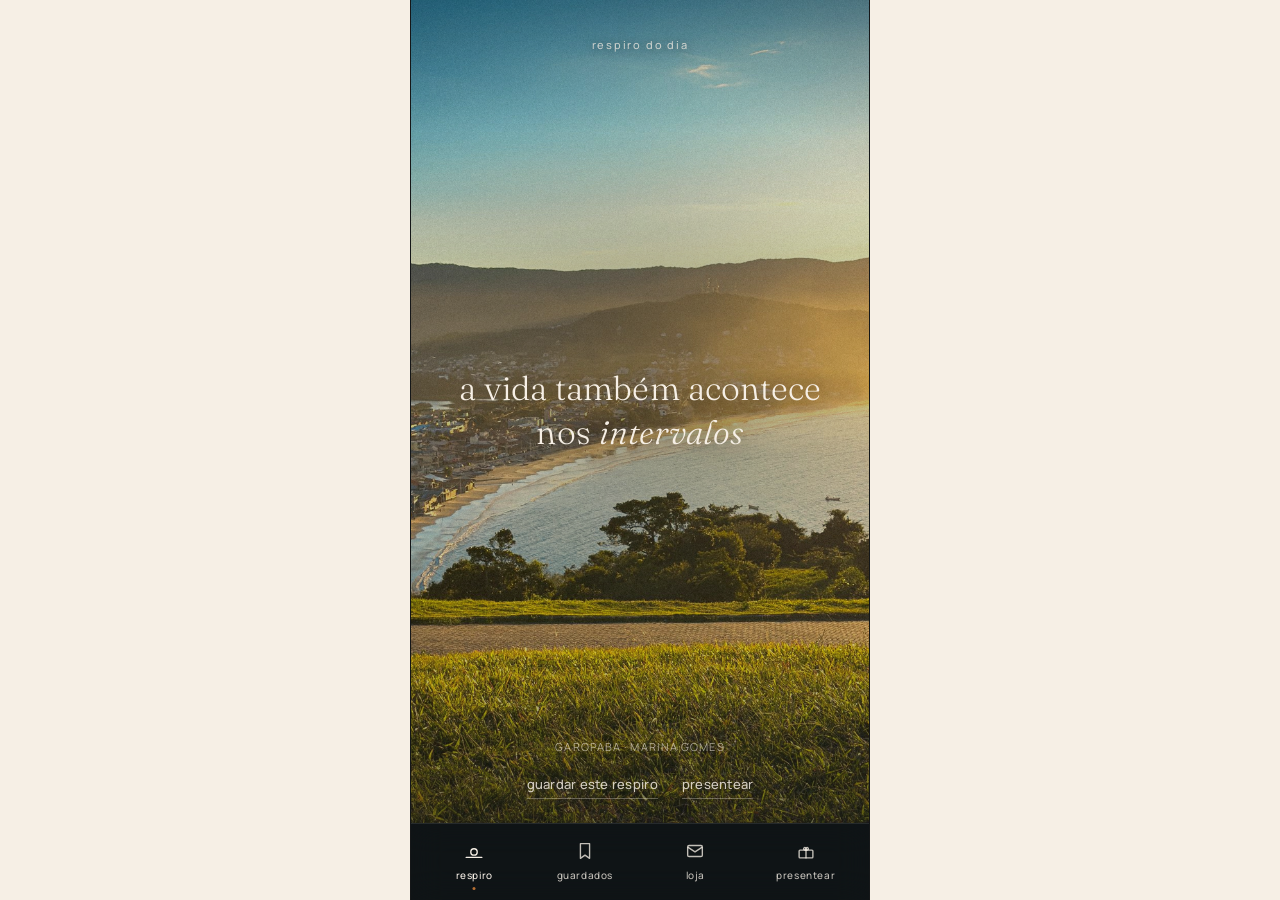
<file: app/index.html>
<!DOCTYPE html>
<html lang="pt-BR">
<head>
  <meta charset="UTF-8">
  <meta name="viewport" content="width=device-width, initial-scale=1.0, viewport-fit=cover">
  <title>verso calmo — um respiro de Garopaba</title>
  <meta name="description" content="Um respiro de Garopaba que cabe no bolso. Frases e paisagens reais, por Marina Gomes.">
  <meta name="theme-color" content="#F6EFE5">

  <!-- PWA -->
  <link rel="manifest" href="manifest.webmanifest">
  <link rel="icon" href="/favicon.svg" type="image/svg+xml">
  <link rel="apple-touch-icon" href="assets/icons/icon-180.png">
  <meta name="apple-mobile-web-app-capable" content="yes">
  <meta name="apple-mobile-web-app-status-bar-style" content="default">
  <meta name="apple-mobile-web-app-title" content="Verso Calmo">

  <!-- Tipografia (mesma do site — pesos permitidos apenas) -->
  <link rel="preconnect" href="https://fonts.googleapis.com">
  <link rel="preconnect" href="https://fonts.gstatic.com" crossorigin>
  <link href="https://fonts.googleapis.com/css2?family=Fraunces:ital,opsz,wght@0,9..144,300;0,9..144,400;1,9..144,300;1,9..144,400&family=Manrope:wght@400;500&display=swap" rel="stylesheet">

  <!-- Tokens herdados do site (fonte única de cor — não duplicar, não hardcodar HEX) -->
  <link rel="stylesheet" href="/tokens.css">
  <link rel="stylesheet" href="app.css">
</head>
<body>
  <a class="skip-link" href="#conteudo">pular para o conteúdo</a>

  <div class="app" data-modo="profundidade">
    <main class="telas" id="conteudo">

      <!-- ============ TELA 1 — RESPIRO DO DIA ============ -->
      <!-- O trilho é preenchido por respiro.js (respiro do dia + acervo deslizável).
           O <noscript> garante o respiro de hoje mesmo sem JS. -->
      <section class="tela tela--respiro is-ativa" data-tela="respiro" aria-label="respiro do dia">
        <div class="respiro__trilho" id="respiro-trilho"></div>
        <noscript>
          <article class="respiro__slide">
            <picture class="respiro__foto">
              <source srcset="/assets/garopaba/01-hero-garopaba.avif" type="image/avif">
              <source srcset="/assets/garopaba/01-hero-garopaba.webp" type="image/webp">
              <img src="/assets/garopaba/01-hero-garopaba.jpg"
                   alt="entardecer dourado sobre o mar e a montanha em garopaba">
            </picture>
            <div class="respiro__gradiente"></div>
            <div class="respiro__conteudo">
              <p class="respiro__label">respiro do dia</p>
              <p class="respiro__frase">a vida também acontece nos intervalos</p>
              <p class="respiro__assinatura">garopaba · marina gomes</p>
            </div>
          </article>
        </noscript>
      </section>

      <!-- ============ TELA 2 — GUARDADOS ============ -->
      <section class="tela tela--claro" data-tela="guardados" aria-label="guardados">
        <header class="tela__cabecalho">
          <p class="tela__label">guardados</p>
          <h1 class="tela__titulo">o seu <em>cantinho</em></h1>
        </header>
        <!-- guardados.js mostra a grade quando há respiros salvos; senão, o estado vazio. -->
        <div class="guardados__grade" data-grade hidden></div>
        <div class="vazio" data-vazio="guardados">
          <p class="vazio__frase">ainda em branco — e tudo bem.</p>
          <p class="vazio__texto">guarde aqui os respiros que quiser levar com você. toque em <em>guardar</em> num respiro e ele aparece neste cantinho.</p>
        </div>
      </section>

      <!-- ============ TELA 3 — LOJA ============ -->
      <section class="tela tela--claro" data-tela="loja" aria-label="loja">
        <header class="tela__cabecalho">
          <p class="tela__label">loja</p>
          <h1 class="tela__titulo">para <em>levar com você</em></h1>
        </header>
        <!-- loja.js renderiza as cartas de /app/data/colecoes.json. -->
        <div class="loja__cartas" data-cartas></div>
        <noscript>
          <article class="carta">
            <div class="carta__capa">
              <picture>
                <source srcset="/assets/em-breve/02-celular-wallpaper-real.avif" type="image/avif">
                <source srcset="/assets/em-breve/02-celular-wallpaper-real.webp" type="image/webp">
                <img src="/assets/em-breve/02-celular-wallpaper-real.jpg"
                     alt="celular sobre a areia com um wallpaper de garopaba na tela" loading="lazy" decoding="async">
              </picture>
            </div>
            <div class="carta__corpo">
              <h2 class="carta__titulo">Respiro de Garopaba</h2>
              <p class="carta__texto">cinco respiros de garopaba para a tela do seu dia.</p>
              <p class="carta__preco">R$17 · 5 wallpapers</p>
              <a class="gesto" href="/respiro-de-garopaba/">
                levar comigo <span class="gesto__seta" aria-hidden="true">→</span>
              </a>
            </div>
          </article>
        </noscript>
      </section>

      <!-- ============ TELA 4 — PRESENTEAR ============ -->
      <section class="tela tela--claro" data-tela="presentear" aria-label="presentear">
        <header class="tela__cabecalho">
          <p class="tela__label">presentear</p>
          <h1 class="tela__titulo">um respiro <em>para alguém</em></h1>
        </header>
        <!-- presentear.js mostra o respiro selecionado (com Web Share) ou o convite abaixo.
             A página /r/<id> é servida pelo site (rota nova, etapa à parte). -->
        <div class="presente-palco" data-presente hidden></div>
        <div class="vazio" data-vazio="presentear">
          <p class="vazio__frase">esse silêncio me lembrou de você.</p>
          <p class="vazio__texto">escolha um respiro e mande para quem você quiser. ele abre numa página feita em garopaba — não um print.</p>
          <a class="gesto" href="#/respiro">
            começar pelo respiro do dia <span class="gesto__seta" aria-hidden="true">→</span>
          </a>
        </div>
      </section>

    </main>

    <!-- ============ NAVEGAÇÃO INFERIOR (discreta) ============ -->
    <nav class="tabbar" aria-label="navegação principal">
      <a class="tabbar__item is-ativa" data-tela="respiro" href="#/respiro" aria-current="page">
        <svg class="tabbar__icone" viewBox="0 0 24 24" aria-hidden="true">
          <circle cx="12" cy="13" r="3.5"/><line x1="3.5" y1="19" x2="20.5" y2="19"/>
        </svg>
        <span class="tabbar__rotulo">respiro</span>
      </a>
      <a class="tabbar__item" data-tela="guardados" href="#/guardados">
        <svg class="tabbar__icone" viewBox="0 0 24 24" aria-hidden="true">
          <path d="M7 4h10v16l-5-3.5L7 20z"/>
        </svg>
        <span class="tabbar__rotulo">guardados</span>
      </a>
      <a class="tabbar__item" data-tela="loja" href="#/loja">
        <svg class="tabbar__icone" viewBox="0 0 24 24" aria-hidden="true">
          <rect x="4" y="6" width="16" height="12" rx="1.5"/><path d="M4.5 8l7.5 5 7.5-5"/>
        </svg>
        <span class="tabbar__rotulo">loja</span>
      </a>
      <a class="tabbar__item" data-tela="presentear" href="#/presentear">
        <svg class="tabbar__icone" viewBox="0 0 24 24" aria-hidden="true">
          <rect x="4.5" y="11" width="15" height="8.5" rx="1"/><line x1="12" y1="11" x2="12" y2="19.5"/>
          <path d="M12 11c-1.4-3 2.6-4 2.6-1.2 0 .8-1 1.2-2.6 1.2"/>
          <path d="M12 11c1.4-3-2.6-4-2.6-1.2 0 .8 1 1.2 2.6 1.2"/>
        </svg>
        <span class="tabbar__rotulo">presentear</span>
      </a>
    </nav>
  </div>

  <script type="module" src="js/app.js"></script>
</body>
</html>
</file>
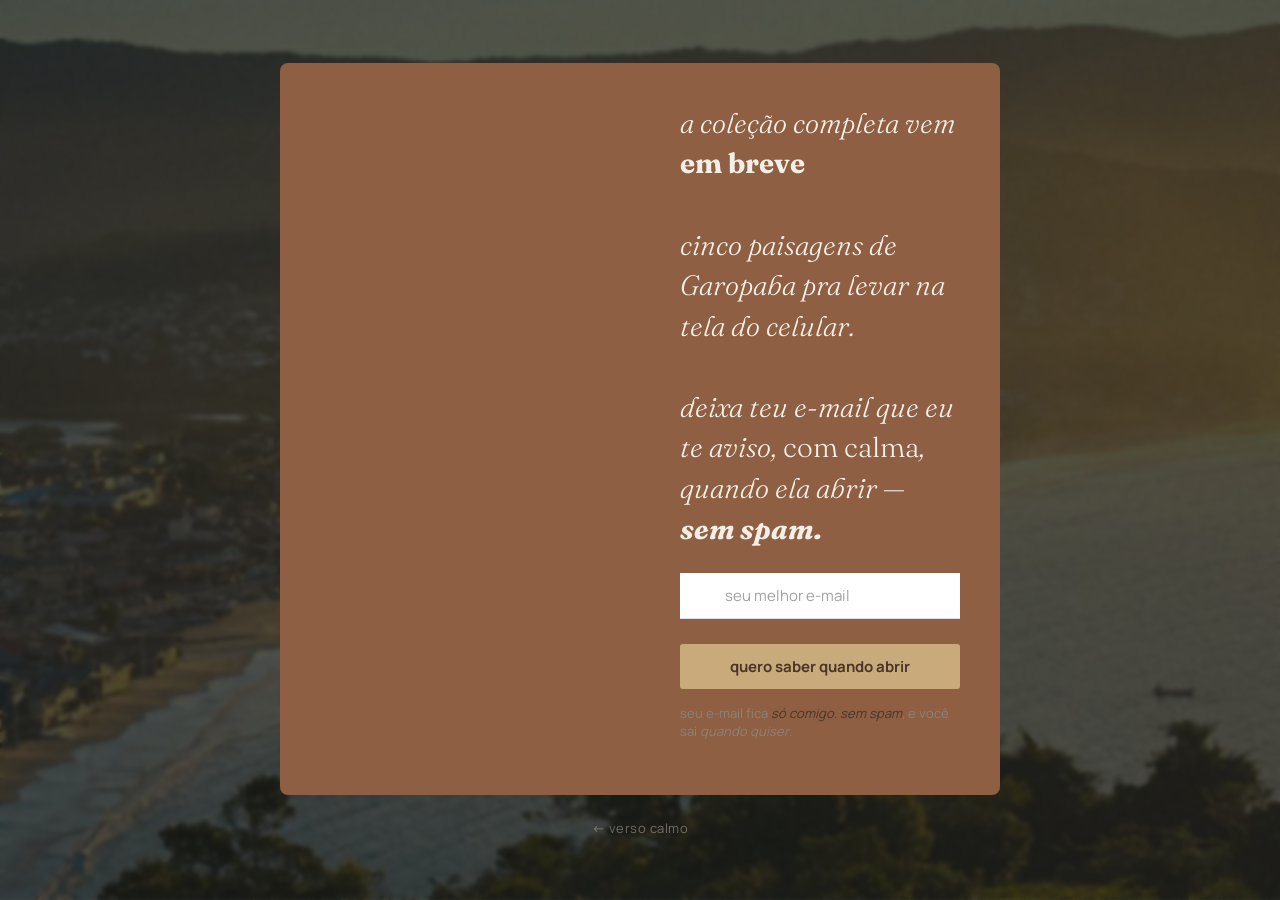
<file: lista/index.html>
<!DOCTYPE html>
<html lang="pt-BR">
<head>
  <meta charset="UTF-8">
  <meta name="viewport" content="width=device-width, initial-scale=1.0">
  <title>lista de interesse — verso calmo</title>
  <meta name="description" content="entra na lista e sabe quando a coleção Respiro de Garopaba abrir.">
  <meta name="robots" content="noindex, nofollow">
  <link rel="preconnect" href="https://fonts.googleapis.com">
  <link rel="preconnect" href="https://fonts.gstatic.com" crossorigin>
  <link href="https://fonts.googleapis.com/css2?family=Fraunces:ital,opsz,wght@0,9..144,300;0,9..144,400;1,9..144,300;1,9..144,400&family=Manrope:wght@400;500&display=swap" rel="stylesheet">
  <link rel="stylesheet" href="../tokens.css">
  <style>
    *, *::before, *::after { box-sizing: border-box; margin: 0; padding: 0; }
    html, body { height: 100%; }

    body {
      font-family: 'Manrope', sans-serif;
      min-height: 100vh;
      display: flex;
      flex-direction: column;
      align-items: center;
      justify-content: center;
      padding: 3rem 1.75rem;
      position: relative;
      overflow-x: hidden;
    }

    /* Foto de Garopaba discreta ao fundo */
    body::before {
      content: '';
      position: fixed;
      inset: 0;
      background-image: url('../assets/garopaba/01-hero-garopaba.webp');
      background-size: cover;
      background-position: center;
      z-index: -2;
    }
    body::after {
      content: '';
      position: fixed;
      inset: 0;
      background: rgba(16, 20, 23, 0.72);
      backdrop-filter: blur(2px);
      -webkit-backdrop-filter: blur(2px);
      z-index: -1;
    }

    .lista-inner {
      position: relative;
      z-index: 1;
      max-width: 720px;
      width: 100%;
    }

    /* Força o form Kit a aparecer (neutraliza o hide do data-format="modal") */
    .formkit-form[data-uid="2921b87d9a"] {
      display: block !important;
      max-width: 100% !important;
      box-shadow: none !important;
    }

    /* Tipografia: Fraunces no título, Manrope no campo/botão */
    .formkit-form[data-uid="2921b87d9a"] .formkit-header {
      font-size: 1rem !important;
    }
    .formkit-form[data-uid="2921b87d9a"] .formkit-header h2 {
      font-family: 'Fraunces', serif !important;
      font-weight: 300 !important;
      font-size: clamp(1.25rem, 4vw, 1.75rem) !important;
      line-height: 1.45 !important;
      margin: 0 0 1.5rem !important;
    }
    /* texto curto aparece so no mobile; desktop usa o completo */
    .formkit-form[data-uid="2921b87d9a"] .kit-short { display: none; }
    .formkit-form[data-uid="2921b87d9a"] .formkit-input,
    .formkit-form[data-uid="2921b87d9a"] .formkit-submit span {
      font-family: 'Manrope', sans-serif !important;
    }

    .lista-voltar {
      display: block;
      margin-top: 1.5rem;
      font-size: 0.8125rem;
      color: rgba(246, 239, 229, 0.38);
      text-decoration: none;
      letter-spacing: 0.04em;
      transition: color 200ms ease;
      position: relative;
      z-index: 1;
    }
    .lista-voltar:hover { color: rgba(246, 239, 229, 0.68); }

    /* === MOBILE: card horizontal (imagem | form), compacto === */
    @media (max-width: 639px) {
      body {
        padding: 0 !important;
        justify-content: center !important;
      }
      .lista-inner { padding: 0 0.75rem; }

      .formkit-form[data-uid="2921b87d9a"] {
        border-radius: 8px !important;
        overflow: hidden !important;
      }

      /* alterna texto: esconde o completo, mostra o curto */
      .formkit-form[data-uid="2921b87d9a"] .kit-full { display: none !important; }
      .formkit-form[data-uid="2921b87d9a"] .kit-short { display: inline !important; }

      /* duas colunas lado a lado: imagem | form */
      .formkit-form[data-uid="2921b87d9a"] [data-style="full"] {
        display: grid !important;
        grid-template-columns: 46% 54% !important;
        align-items: stretch !important;
        min-height: 230px !important;
      }

      .formkit-form[data-uid="2921b87d9a"] .formkit-background {
        min-height: 100% !important;
        height: 100% !important;
        background-position: center !important;
        background-size: cover !important;
      }

      .formkit-form[data-uid="2921b87d9a"] .formkit-column {
        padding: 1.1rem 1rem !important;
        display: flex !important;
        flex-direction: column !important;
        justify-content: center !important;
        box-sizing: border-box !important;
      }

      .formkit-form[data-uid="2921b87d9a"] .formkit-header {
        margin-bottom: 0.75rem !important;
      }
      .formkit-form[data-uid="2921b87d9a"] .formkit-header h2 {
        font-size: 0.95rem !important;
        line-height: 1.4 !important;
        margin: 0 !important;
      }

      .formkit-form[data-uid="2921b87d9a"] .formkit-fields {
        display: flex !important;
        flex-direction: column !important;
        gap: 0.35rem !important;
        width: 100% !important;
      }
      .formkit-form[data-uid="2921b87d9a"] .formkit-field { margin: 0 !important; }
      .formkit-form[data-uid="2921b87d9a"] .formkit-input {
        width: 100% !important;
        padding: 8px 0 !important;
        font-size: 0.78rem !important;
      }
      .formkit-form[data-uid="2921b87d9a"] .formkit-submit {
        width: 100% !important;
        margin: 0 !important;
      }
      .formkit-form[data-uid="2921b87d9a"] .formkit-submit > span {
        padding: 9px 8px !important;
        font-size: 0.72rem !important;
      }
      .formkit-form[data-uid="2921b87d9a"] .formkit-disclaimer {
        font-size: 0.58rem !important;
        line-height: 1.3 !important;
        margin: 0.3rem 0 0 !important;
      }

      .lista-voltar { padding: 1rem; text-align: center; }
    }
  </style>
</head>
<body>
  <div class="lista-inner">
    <script src="https://f.convertkit.com/ckjs/ck.5.js"></script>
    <form action="https://app.kit.com/forms/9601037/subscriptions" class="seva-form formkit-form" method="post" data-sv-form="9601037" data-uid="2921b87d9a" data-format="inline" data-version="5" data-options="{&quot;settings&quot;:{&quot;after_subscribe&quot;:{&quot;action&quot;:&quot;message&quot;,&quot;success_message&quot;:&quot;pronto 🌊 teu lugar está guardado. quando o Respiro de Garopaba abrir, você é uma das primeiras.&quot;,&quot;redirect_url&quot;:&quot;&quot;},&quot;analytics&quot;:{&quot;google&quot;:null,&quot;fathom&quot;:null,&quot;facebook&quot;:null,&quot;segment&quot;:null,&quot;pinterest&quot;:null,&quot;sparkloop&quot;:null,&quot;googletagmanager&quot;:null},&quot;modal&quot;:{&quot;trigger&quot;:&quot;scroll&quot;,&quot;scroll_percentage&quot;:&quot;7&quot;,&quot;timer&quot;:5,&quot;devices&quot;:&quot;all&quot;,&quot;show_once_every&quot;:&quot;3&quot;},&quot;powered_by&quot;:{&quot;show&quot;:false,&quot;url&quot;:&quot;https://kit.com/features/forms?utm_campaign=poweredby&amp;utm_content=form&amp;utm_medium=referral&amp;utm_source=dynamic&quot;},&quot;recaptcha&quot;:{&quot;enabled&quot;:false},&quot;return_visitor&quot;:{&quot;action&quot;:&quot;show&quot;,&quot;custom_content&quot;:&quot;&quot;},&quot;slide_in&quot;:{&quot;display_in&quot;:&quot;bottom_right&quot;,&quot;trigger&quot;:&quot;timer&quot;,&quot;scroll_percentage&quot;:null,&quot;timer&quot;:5,&quot;devices&quot;:&quot;all&quot;,&quot;show_once_every&quot;:15},&quot;sticky_bar&quot;:{&quot;display_in&quot;:&quot;top&quot;,&quot;trigger&quot;:&quot;timer&quot;,&quot;scroll_percentage&quot;:null,&quot;timer&quot;:5,&quot;devices&quot;:&quot;all&quot;,&quot;show_once_every&quot;:15}},&quot;version&quot;:&quot;5&quot;}" min-width="400 500 600 700 800" style="background-color: rgb(142, 95, 67); border-radius: 8px;"><div data-style="full"><div data-element="column" class="formkit-background" style="background-image: url(&quot;https://embed.filekitcdn.com/e/vvA43hGfqrHpv4t4FE1ZwJ/xbrR5YKZt6bKvWZy8nczjw&quot;);"></div><div data-element="column" class="formkit-column"><div class="formkit-header" data-element="header" style="color: rgb(244, 239, 230); font-size: 10px; font-weight: 400;"><h2><span class="kit-full"><em>a coleção completa vem </em><strong>em breve</strong><em><br><br>cinco paisagens de Garopaba pra levar na tela do celular. <br><br>deixa teu e-mail que eu te aviso, </em>com calma<em>, quando ela abrir — </em><strong><em>sem spam.</em></strong></span><span class="kit-short"><em>a coleção vem </em><strong>em breve</strong><em>.<br><br>deixa teu e-mail que eu te aviso, </em>com calma<em> — </em><strong><em>sem spam.</em></strong></span></h2></div><ul class="formkit-alert formkit-alert-error" data-element="errors" data-group="alert"></ul><div data-element="fields" class="seva-fields formkit-fields"><div class="formkit-field"><input class="formkit-input" name="email_address" aria-label="               seu melhor e-mail" placeholder="               seu melhor e-mail" required="" type="email" style="color: rgb(139, 139, 139); border-color: rgb(221, 224, 228); font-weight: 400;"></div><button data-element="submit" class="formkit-submit formkit-submit" style="color: rgb(75, 53, 40); background-color: rgb(201, 170, 122); border-radius: 3px; font-weight: 700;"><div class="formkit-spinner"><div></div><div></div><div></div></div><span class="">quero saber quando abrir</span></button></div><div class="formkit-disclaimer" data-element="disclaimer" style="color: rgb(139, 131, 120); font-size: 13px;"><p>seu e-mail fica <span style="color:#4b3528"><em>só comigo</em></span><span style="color:#4b3528">. </span><span style="color:#4b3528"><em>sem spam</em></span>, e você sai <em>quando quiser</em>.</p></div></div></div><style>.formkit-form[data-uid="2921b87d9a"] *{box-sizing:border-box;}.formkit-form[data-uid="2921b87d9a"]{-webkit-font-smoothing:antialiased;-moz-osx-font-smoothing:grayscale;}.formkit-form[data-uid="2921b87d9a"] legend{border:none;font-size:inherit;margin-bottom:10px;padding:0;position:relative;display:table;}.formkit-form[data-uid="2921b87d9a"] fieldset{border:0;padding:0.01em 0 0 0;margin:0;min-width:0;}.formkit-form[data-uid="2921b87d9a"] body:not(:-moz-handler-blocked) fieldset{display:table-cell;}.formkit-form[data-uid="2921b87d9a"] h1,.formkit-form[data-uid="2921b87d9a"] h2,.formkit-form[data-uid="2921b87d9a"] h3,.formkit-form[data-uid="2921b87d9a"] h4,.formkit-form[data-uid="2921b87d9a"] h5,.formkit-form[data-uid="2921b87d9a"] h6{color:inherit;font-size:inherit;font-weight:inherit;}.formkit-form[data-uid="2921b87d9a"] h2{font-size:1.5em;margin:1em 0;}.formkit-form[data-uid="2921b87d9a"] h3{font-size:1.17em;margin:1em 0;}.formkit-form[data-uid="2921b87d9a"] p{color:inherit;font-size:inherit;font-weight:inherit;}.formkit-form[data-uid="2921b87d9a"] ol:not([template-default]),.formkit-form[data-uid="2921b87d9a"] ul:not([template-default]),.formkit-form[data-uid="2921b87d9a"] blockquote:not([template-default]){text-align:left;}.formkit-form[data-uid="2921b87d9a"] p:not([template-default]),.formkit-form[data-uid="2921b87d9a"] hr:not([template-default]),.formkit-form[data-uid="2921b87d9a"] blockquote:not([template-default]),.formkit-form[data-uid="2921b87d9a"] ol:not([template-default]),.formkit-form[data-uid="2921b87d9a"] ul:not([template-default]){color:inherit;font-style:initial;}.formkit-form[data-uid="2921b87d9a"] .ordered-list,.formkit-form[data-uid="2921b87d9a"] .unordered-list{list-style-position:outside !important;padding-left:1em;}.formkit-form[data-uid="2921b87d9a"] .list-item{padding-left:0;}.formkit-form[data-uid="2921b87d9a"][data-format="modal"]{display:none;}.formkit-form[data-uid="2921b87d9a"][data-format="slide in"]{display:none;}.formkit-form[data-uid="2921b87d9a"][data-format="sticky bar"]{display:none;}.formkit-sticky-bar .formkit-form[data-uid="2921b87d9a"][data-format="sticky bar"]{display:block;}.formkit-form[data-uid="2921b87d9a"] .formkit-input,.formkit-form[data-uid="2921b87d9a"] .formkit-select,.formkit-form[data-uid="2921b87d9a"] .formkit-checkboxes{width:100%;}.formkit-form[data-uid="2921b87d9a"] .formkit-button,.formkit-form[data-uid="2921b87d9a"] .formkit-submit{border:0;border-radius:5px;color:#ffffff;cursor:pointer;display:inline-block;text-align:center;font-size:15px;font-weight:500;cursor:pointer;margin-bottom:15px;overflow:hidden;padding:0;position:relative;vertical-align:middle;}.formkit-form[data-uid="2921b87d9a"] .formkit-button:hover,.formkit-form[data-uid="2921b87d9a"] .formkit-submit:hover,.formkit-form[data-uid="2921b87d9a"] .formkit-button:focus,.formkit-form[data-uid="2921b87d9a"] .formkit-submit:focus{outline:none;}.formkit-form[data-uid="2921b87d9a"] .formkit-button:hover > span,.formkit-form[data-uid="2921b87d9a"] .formkit-submit:hover > span,.formkit-form[data-uid="2921b87d9a"] .formkit-button:focus > span,.formkit-form[data-uid="2921b87d9a"] .formkit-submit:focus > span{background-color:rgba(0,0,0,0.1);}.formkit-form[data-uid="2921b87d9a"] .formkit-button > span,.formkit-form[data-uid="2921b87d9a"] .formkit-submit > span{display:block;-webkit-transition:all 300ms ease-in-out;transition:all 300ms ease-in-out;padding:12px 24px;}.formkit-form[data-uid="2921b87d9a"] .formkit-input{background:#ffffff;font-size:15px;padding:12px;border:1px solid #e3e3e3;-webkit-flex:1 0 auto;-ms-flex:1 0 auto;flex:1 0 auto;line-height:1.4;margin:0;-webkit-transition:border-color ease-out 300ms;transition:border-color ease-out 300ms;}.formkit-form[data-uid="2921b87d9a"] .formkit-input:focus{outline:none;border-color:#1677be;-webkit-transition:border-color ease 300ms;transition:border-color ease 300ms;}.formkit-form[data-uid="2921b87d9a"] .formkit-input::-webkit-input-placeholder{color:inherit;opacity:0.8;}.formkit-form[data-uid="2921b87d9a"] .formkit-input::-moz-placeholder{color:inherit;opacity:0.8;}.formkit-form[data-uid="2921b87d9a"] .formkit-input:-ms-input-placeholder{color:inherit;opacity:0.8;}.formkit-form[data-uid="2921b87d9a"] .formkit-input::placeholder{color:inherit;opacity:0.8;}.formkit-form[data-uid="2921b87d9a"] [data-group="dropdown"]{position:relative;display:inline-block;width:100%;}.formkit-form[data-uid="2921b87d9a"] [data-group="dropdown"]::before{content:"";top:calc(50% - 2.5px);right:10px;position:absolute;pointer-events:none;border-color:#4f4f4f transparent transparent transparent;border-style:solid;border-width:6px 6px 0 6px;height:0;width:0;z-index:999;}.formkit-form[data-uid="2921b87d9a"] [data-group="dropdown"] select{height:auto;width:100%;cursor:pointer;color:#333333;line-height:1.4;margin-bottom:0;padding:0 6px;-webkit-appearance:none;-moz-appearance:none;appearance:none;font-size:15px;padding:12px;padding-right:25px;border:1px solid #e3e3e3;background:#ffffff;}.formkit-form[data-uid="2921b87d9a"] [data-group="dropdown"] select:focus{outline:none;}.formkit-form[data-uid="2921b87d9a"] [data-group="checkboxes"]{text-align:left;margin:0;}.formkit-form[data-uid="2921b87d9a"] [data-group="checkboxes"] [data-group="checkbox"]{margin-bottom:10px;}.formkit-form[data-uid="2921b87d9a"] [data-group="checkboxes"] [data-group="checkbox"] *{cursor:pointer;}.formkit-form[data-uid="2921b87d9a"] [data-group="checkboxes"] [data-group="checkbox"]:last-of-type{margin-bottom:0;}.formkit-form[data-uid="2921b87d9a"] [data-group="checkboxes"] [data-group="checkbox"] input[type="checkbox"]{display:none;}.formkit-form[data-uid="2921b87d9a"] [data-group="checkboxes"] [data-group="checkbox"] input[type="checkbox"] + label::after{content:none;}.formkit-form[data-uid="2921b87d9a"] [data-group="checkboxes"] [data-group="checkbox"] input[type="checkbox"]:checked + label::after{border-color:#ffffff;content:"";}.formkit-form[data-uid="2921b87d9a"] [data-group="checkboxes"] [data-group="checkbox"] input[type="checkbox"]:checked + label::before{background:#10bf7a;border-color:#10bf7a;}.formkit-form[data-uid="2921b87d9a"] [data-group="checkboxes"] [data-group="checkbox"] label{position:relative;display:inline-block;padding-left:28px;}.formkit-form[data-uid="2921b87d9a"] [data-group="checkboxes"] [data-group="checkbox"] label::before,.formkit-form[data-uid="2921b87d9a"] [data-group="checkboxes"] [data-group="checkbox"] label::after{position:absolute;content:"";display:inline-block;}.formkit-form[data-uid="2921b87d9a"] [data-group="checkboxes"] [data-group="checkbox"] label::before{height:16px;width:16px;border:1px solid #e3e3e3;background:#ffffff;left:0px;top:3px;}.formkit-form[data-uid="2921b87d9a"] [data-group="checkboxes"] [data-group="checkbox"] label::after{height:4px;width:8px;border-left:2px solid #4d4d4d;border-bottom:2px solid #4d4d4d;-webkit-transform:rotate(-45deg);-ms-transform:rotate(-45deg);transform:rotate(-45deg);left:4px;top:8px;}.formkit-form[data-uid="2921b87d9a"] .formkit-alert{background:#f9fafb;border:1px solid #e3e3e3;border-radius:5px;-webkit-flex:1 0 auto;-ms-flex:1 0 auto;flex:1 0 auto;list-style:none;margin:25px auto;padding:12px;text-align:center;width:100%;}.formkit-form[data-uid="2921b87d9a"] .formkit-alert:empty{display:none;}.formkit-form[data-uid="2921b87d9a"] .formkit-alert-success{background:#d3fbeb;border-color:#10bf7a;color:#0c905c;}.formkit-form[data-uid="2921b87d9a"] .formkit-alert-error{background:#fde8e2;border-color:#f2643b;color:#ea4110;}.formkit-form[data-uid="2921b87d9a"] .formkit-spinner{display:-webkit-box;display:-webkit-flex;display:-ms-flexbox;display:flex;height:0px;width:0px;margin:0 auto;position:absolute;top:0;left:0;right:0;width:0px;overflow:hidden;text-align:center;-webkit-transition:all 300ms ease-in-out;transition:all 300ms ease-in-out;}.formkit-form[data-uid="2921b87d9a"] .formkit-spinner > div{margin:auto;width:12px;height:12px;background-color:#fff;opacity:0.3;border-radius:100%;display:inline-block;-webkit-animation:formkit-bouncedelay-formkit-form-data-uid-2921b87d9a- 1.4s infinite ease-in-out both;animation:formkit-bouncedelay-formkit-form-data-uid-2921b87d9a- 1.4s infinite ease-in-out both;}.formkit-form[data-uid="2921b87d9a"] .formkit-spinner > div:nth-child(1){-webkit-animation-delay:-0.32s;animation-delay:-0.32s;}.formkit-form[data-uid="2921b87d9a"] .formkit-spinner > div:nth-child(2){-webkit-animation-delay:-0.16s;animation-delay:-0.16s;}.formkit-form[data-uid="2921b87d9a"] .formkit-submit[data-active] .formkit-spinner{opacity:1;height:100%;width:50px;}.formkit-form[data-uid="2921b87d9a"] .formkit-submit[data-active] .formkit-spinner ~ span{opacity:0;}.formkit-form[data-uid="2921b87d9a"] .formkit-powered-by[data-active="false"]{opacity:0.35;}.formkit-form[data-uid="2921b87d9a"] .formkit-powered-by-convertkit-container{display:-webkit-box;display:-webkit-flex;display:-ms-flexbox;display:flex;width:100%;margin:10px 0;position:relative;}.formkit-form[data-uid="2921b87d9a"] .formkit-powered-by-convertkit-container[data-active="false"]{opacity:0.35;}.formkit-form[data-uid="2921b87d9a"] .formkit-powered-by-convertkit{-webkit-align-items:center;-webkit-box-align:center;-ms-flex-align:center;align-items:center;background-color:#ffffff;border-radius:9px;color:#3d3d3d;cursor:pointer;display:block;height:36px;margin:0 auto;opacity:0.95;padding:0;-webkit-text-decoration:none;text-decoration:none;text-indent:100%;-webkit-transition:ease-in-out all 200ms;transition:ease-in-out all 200ms;white-space:nowrap;overflow:hidden;-webkit-user-select:none;-moz-user-select:none;-ms-user-select:none;user-select:none;width:157px;background-repeat:no-repeat;background-position:center;background-image:url("data:image/svg+xml;charset=utf8,%3Csvg width='133' height='36' viewBox='0 0 133 36' fill='none' xmlns='http://www.w3.org/2000/svg'%3E%3Cpath d='M0.861 25.5C0.735 25.5 0.651 25.416 0.651 25.29V10.548C0.651 10.422 0.735 10.338 0.861 10.338H6.279C9.072 10.338 10.668 11.451 10.668 13.824C10.668 15.819 9.219 16.932 8.001 17.226C7.707 17.268 7.707 17.625 8.022 17.688C9.912 18.108 11.088 19.116 11.088 21.321C11.088 23.715 9.429 25.5 6.426 25.5H0.861ZM5.397 23.085C6.825 23.085 7.518 22.224 7.518 21.006C7.518 19.683 6.825 18.948 5.397 18.948H4.2V23.085H5.397ZM5.313 16.617C6.51 16.617 7.245 15.945 7.245 14.601C7.245 13.383 6.51 12.753 5.25 12.753H4.2V16.617H5.313ZM17.9758 23.883C17.9758 23.568 17.6608 23.505 17.5348 23.799C17.0308 24.954 16.1698 25.731 14.5528 25.731C12.8728 25.731 12.0958 24.471 12.0958 22.707V14.937C12.0958 14.811 12.1798 14.727 12.3058 14.727H15.2248C15.3508 14.727 15.4348 14.811 15.4348 14.937V21.657C15.4348 22.581 15.7708 23.022 16.4638 23.022C17.1778 23.022 17.6188 22.581 17.6188 21.657V14.937C17.6188 14.811 17.7028 14.727 17.8288 14.727H20.7478C20.8738 14.727 20.9578 14.811 20.9578 14.937V25.29C20.9578 25.416 20.8738 25.5 20.7478 25.5H18.1858C18.0598 25.5 17.9758 25.416 17.9758 25.29V23.883ZM25.6141 25.29C25.6141 25.416 25.5301 25.5 25.4041 25.5H22.4851C22.3591 25.5 22.2751 25.416 22.2751 25.29V14.937C22.2751 14.811 22.3591 14.727 22.4851 14.727H25.4041C25.5301 14.727 25.6141 14.811 25.6141 14.937V25.29ZM23.9131 13.74C22.8001 13.74 22.0441 12.942 22.0441 11.934C22.0441 10.926 22.8001 10.107 23.9131 10.107C25.0051 10.107 25.7611 10.926 25.7611 11.934C25.7611 12.942 25.0051 13.74 23.9131 13.74ZM26.7883 10.548C26.7883 10.422 26.8723 10.338 26.9983 10.338H29.9173C30.0433 10.338 30.1273 10.422 30.1273 10.548V22.056C30.1273 22.749 30.2533 23.085 30.8203 23.085C31.0093 23.085 31.1983 23.043 31.3663 23.001C31.5133 22.959 31.6183 22.959 31.6183 23.127V25.059C31.6183 25.164 31.5763 25.269 31.4923 25.311C30.9673 25.521 30.2953 25.71 29.5813 25.71C27.7123 25.71 26.7883 24.639 26.7883 22.476V10.548ZM32.4237 14.727C32.8227 14.727 32.9277 14.538 32.9697 14.055L33.1167 12.039C33.1167 11.913 33.2217 11.829 33.3477 11.829H35.8887C36.0147 11.829 36.0987 11.913 36.0987 12.039V14.517C36.0987 14.643 36.1827 14.727 36.3087 14.727H38.2827C38.4087 14.727 38.4927 14.811 38.4927 14.937V16.659C38.4927 16.785 38.4087 16.869 38.2827 16.869H36.0777V22.056C36.0777 22.875 36.5397 23.085 37.0647 23.085C37.4847 23.085 37.9467 22.938 38.3247 22.707C38.4717 22.623 38.5767 22.665 38.5767 22.833V24.828C38.5767 24.933 38.5347 25.017 38.4507 25.08C37.8417 25.458 36.9807 25.71 36.0357 25.71C34.2927 25.71 32.7387 24.912 32.7387 22.476V16.869H31.8567C31.7307 16.869 31.6467 16.785 31.6467 16.659V14.937C31.6467 14.811 31.7307 14.727 31.8567 14.727H32.4237ZM51.3808 14.727C51.5068 14.727 51.5908 14.79 51.6118 14.916L52.3888 19.851L52.5778 21.174C52.6198 21.468 52.9558 21.468 52.9768 21.174C53.0398 20.712 53.0818 20.271 53.1658 19.83L53.8798 14.916C53.9008 14.79 53.9848 14.727 54.1108 14.727H56.6728C56.8198 14.727 56.8828 14.811 56.8618 14.958L54.6778 25.311C54.6568 25.437 54.5728 25.5 54.4468 25.5H51.3178C51.1918 25.5 51.1078 25.437 51.0868 25.311L50.1208 20.082L49.8898 18.633C49.8688 18.444 49.6588 18.444 49.6378 18.633L49.4068 20.103L48.5458 25.311C48.5248 25.437 48.4408 25.5 48.3148 25.5H45.2068C45.0808 25.5 44.9968 25.437 44.9758 25.311L42.8128 14.958C42.7918 14.811 42.8548 14.727 43.0018 14.727H45.9628C46.0888 14.727 46.1728 14.79 46.1938 14.916L46.9288 19.83C47.0128 20.271 47.0758 20.754 47.1388 21.195C47.2018 21.51 47.4748 21.531 47.5378 21.195L47.7478 19.872L48.6088 14.916C48.6298 14.79 48.7138 14.727 48.8398 14.727H51.3808ZM61.1582 25.29C61.1582 25.416 61.0742 25.5 60.9482 25.5H58.0292C57.9032 25.5 57.8192 25.416 57.8192 25.29V14.937C57.8192 14.811 57.9032 14.727 58.0292 14.727H60.9482C61.0742 14.727 61.1582 14.811 61.1582 14.937V25.29ZM59.4572 13.74C58.3442 13.74 57.5882 12.942 57.5882 11.934C57.5882 10.926 58.3442 10.107 59.4572 10.107C60.5492 10.107 61.3052 10.926 61.3052 11.934C61.3052 12.942 60.5492 13.74 59.4572 13.74ZM62.8154 14.727C63.2144 14.727 63.3194 14.538 63.3614 14.055L63.5084 12.039C63.5084 11.913 63.6134 11.829 63.7394 11.829H66.2804C66.4064 11.829 66.4904 11.913 66.4904 12.039V14.517C66.4904 14.643 66.5744 14.727 66.7004 14.727H68.6744C68.8004 14.727 68.8844 14.811 68.8844 14.937V16.659C68.8844 16.785 68.8004 16.869 68.6744 16.869H66.4694V22.056C66.4694 22.875 66.9314 23.085 67.4564 23.085C67.8764 23.085 68.3384 22.938 68.7164 22.707C68.8634 22.623 68.9684 22.665 68.9684 22.833V24.828C68.9684 24.933 68.9264 25.017 68.8424 25.08C68.2334 25.458 67.3724 25.71 66.4274 25.71C64.6844 25.71 63.1304 24.912 63.1304 22.476V16.869H62.2484C62.1224 16.869 62.0384 16.785 62.0384 16.659V14.937C62.0384 14.811 62.1224 14.727 62.2484 14.727H62.8154ZM73.4298 16.323C73.4298 16.638 73.7868 16.68 73.9128 16.407C74.3748 15.315 75.1308 14.496 76.6008 14.496C78.2178 14.496 78.9528 15.609 78.9528 17.373V25.29C78.9528 25.416 78.8688 25.5 78.7428 25.5H75.8238C75.6978 25.5 75.6138 25.416 75.6138 25.29V18.633C75.6138 17.709 75.2778 17.268 74.5848 17.268C73.8708 17.268 73.4298 17.709 73.4298 18.633V25.29C73.4298 25.416 73.3458 25.5 73.2198 25.5H70.3008C70.1748 25.5 70.0908 25.416 70.0908 25.29V10.548C70.0908 10.422 70.1748 10.338 70.3008 10.338H73.2198C73.3458 10.338 73.4298 10.422 73.4298 10.548V16.323Z' fill='%231E1E1E'/%3E%3Cpath d='M100.132 16.3203C105.58 17.3761 107.272 22.4211 107.318 27.4961C107.318 27.6101 107.226 27.7041 107.112 27.7041H100.252C100.138 27.7041 100.046 27.6121 100.046 27.5001C100.026 23.5629 99.3877 20.0896 95.4865 19.9396C95.3705 19.9356 95.2725 20.0276 95.2725 20.1456V27.5001C95.2725 27.6141 95.1806 27.7061 95.0666 27.7061H88.206C88.092 27.7061 88 27.6141 88 27.5001V8.75585C88 8.64187 88.092 8.54989 88.206 8.54989H95.0686C95.1826 8.54989 95.2745 8.64187 95.2745 8.75585V15.7764C95.2745 15.8804 95.3585 15.9644 95.4625 15.9644C95.5445 15.9644 95.6185 15.9104 95.6425 15.8324C97.4081 10.0416 100.709 8.58588 106.07 8.55189C106.184 8.55189 106.276 8.64387 106.276 8.75785V15.7604C106.276 15.8744 106.184 15.9664 106.07 15.9664H100.166C100.066 15.9664 99.9856 16.0464 99.9856 16.1464C99.9856 16.2304 100.048 16.3043 100.132 16.3203ZM118.918 20.7095V16.1704C118.918 16.0564 119.01 15.9644 119.124 15.9644H124.173C124.273 15.9644 124.353 15.8844 124.353 15.7844C124.353 15.6985 124.291 15.6245 124.207 15.6085C120.256 14.8246 118.432 12.5511 118.37 8.75585C118.368 8.64387 118.458 8.54989 118.572 8.54989H125.986C126.1 8.54989 126.192 8.64187 126.192 8.75585V11.9532C126.192 12.0672 126.284 12.1592 126.398 12.1592H130.649C130.763 12.1592 130.855 12.2511 130.855 12.3651V15.7624C130.855 15.8764 130.763 15.9684 130.649 15.9684H126.398C126.284 15.9684 126.192 16.0604 126.192 16.1744V19.8356C126.192 21.1294 126.986 21.5553 128.04 21.5553C129.692 21.5553 131.323 20.8114 131.977 20.4735C132.113 20.4035 132.277 20.5015 132.277 20.6555V26.3543C132.277 26.5063 132.193 26.6463 132.059 26.7183C131.413 27.0582 129.418 28 127.136 28C122.435 27.996 118.918 26.0824 118.918 20.7095ZM109.266 27.4981V16.1704C109.266 16.0564 109.358 15.9644 109.472 15.9644H116.334C116.448 15.9644 116.54 16.0564 116.54 16.1704V27.4981C116.54 27.6121 116.448 27.7041 116.334 27.7041H109.472C109.358 27.7021 109.266 27.6101 109.266 27.4981ZM108.876 11.4913C108.876 13.4189 110.238 14.9826 112.853 14.9826C115.469 14.9826 116.83 13.4189 116.83 11.4913C116.83 9.56369 115.471 8 112.853 8C110.238 8 108.876 9.56369 108.876 11.4913Z' fill='%231E1E1E'/%3E%3C/svg%3E");}.formkit-form[data-uid="2921b87d9a"] .formkit-powered-by-convertkit:hover,.formkit-form[data-uid="2921b87d9a"] .formkit-powered-by-convertkit:focus{background-color:#ffffff;-webkit-transform:scale(1.025) perspective(1px);-ms-transform:scale(1.025) perspective(1px);transform:scale(1.025) perspective(1px);opacity:1;}.formkit-form[data-uid="2921b87d9a"] .formkit-powered-by-convertkit[data-variant="dark"],.formkit-form[data-uid="2921b87d9a"] .formkit-powered-by-convertkit[data-variant="light"]{background-color:transparent;border-color:transparent;width:133px;}.formkit-form[data-uid="2921b87d9a"] .formkit-powered-by-convertkit[data-variant="light"]{color:#ffffff;background-image:url("data:image/svg+xml;charset=utf8,%3Csvg width='133' height='36' viewBox='0 0 133 36' fill='none' xmlns='http://www.w3.org/2000/svg'%3E%3Cpath d='M0.861 25.5C0.735 25.5 0.651 25.416 0.651 25.29V10.548C0.651 10.422 0.735 10.338 0.861 10.338H6.279C9.072 10.338 10.668 11.451 10.668 13.824C10.668 15.819 9.219 16.932 8.001 17.226C7.707 17.268 7.707 17.625 8.022 17.688C9.912 18.108 11.088 19.116 11.088 21.321C11.088 23.715 9.429 25.5 6.426 25.5H0.861ZM5.397 23.085C6.825 23.085 7.518 22.224 7.518 21.006C7.518 19.683 6.825 18.948 5.397 18.948H4.2V23.085H5.397ZM5.313 16.617C6.51 16.617 7.245 15.945 7.245 14.601C7.245 13.383 6.51 12.753 5.25 12.753H4.2V16.617H5.313ZM17.9758 23.883C17.9758 23.568 17.6608 23.505 17.5348 23.799C17.0308 24.954 16.1698 25.731 14.5528 25.731C12.8728 25.731 12.0958 24.471 12.0958 22.707V14.937C12.0958 14.811 12.1798 14.727 12.3058 14.727H15.2248C15.3508 14.727 15.4348 14.811 15.4348 14.937V21.657C15.4348 22.581 15.7708 23.022 16.4638 23.022C17.1778 23.022 17.6188 22.581 17.6188 21.657V14.937C17.6188 14.811 17.7028 14.727 17.8288 14.727H20.7478C20.8738 14.727 20.9578 14.811 20.9578 14.937V25.29C20.9578 25.416 20.8738 25.5 20.7478 25.5H18.1858C18.0598 25.5 17.9758 25.416 17.9758 25.29V23.883ZM25.6141 25.29C25.6141 25.416 25.5301 25.5 25.4041 25.5H22.4851C22.3591 25.5 22.2751 25.416 22.2751 25.29V14.937C22.2751 14.811 22.3591 14.727 22.4851 14.727H25.4041C25.5301 14.727 25.6141 14.811 25.6141 14.937V25.29ZM23.9131 13.74C22.8001 13.74 22.0441 12.942 22.0441 11.934C22.0441 10.926 22.8001 10.107 23.9131 10.107C25.0051 10.107 25.7611 10.926 25.7611 11.934C25.7611 12.942 25.0051 13.74 23.9131 13.74ZM26.7883 10.548C26.7883 10.422 26.8723 10.338 26.9983 10.338H29.9173C30.0433 10.338 30.1273 10.422 30.1273 10.548V22.056C30.1273 22.749 30.2533 23.085 30.8203 23.085C31.0093 23.085 31.1983 23.043 31.3663 23.001C31.5133 22.959 31.6183 22.959 31.6183 23.127V25.059C31.6183 25.164 31.5763 25.269 31.4923 25.311C30.9673 25.521 30.2953 25.71 29.5813 25.71C27.7123 25.71 26.7883 24.639 26.7883 22.476V10.548ZM32.4237 14.727C32.8227 14.727 32.9277 14.538 32.9697 14.055L33.1167 12.039C33.1167 11.913 33.2217 11.829 33.3477 11.829H35.8887C36.0147 11.829 36.0987 11.913 36.0987 12.039V14.517C36.0987 14.643 36.1827 14.727 36.3087 14.727H38.2827C38.4087 14.727 38.4927 14.811 38.4927 14.937V16.659C38.4927 16.785 38.4087 16.869 38.2827 16.869H36.0777V22.056C36.0777 22.875 36.5397 23.085 37.0647 23.085C37.4847 23.085 37.9467 22.938 38.3247 22.707C38.4717 22.623 38.5767 22.665 38.5767 22.833V24.828C38.5767 24.933 38.5347 25.017 38.4507 25.08C37.8417 25.458 36.9807 25.71 36.0357 25.71C34.2927 25.71 32.7387 24.912 32.7387 22.476V16.869H31.8567C31.7307 16.869 31.6467 16.785 31.6467 16.659V14.937C31.6467 14.811 31.7307 14.727 31.8567 14.727H32.4237ZM51.3808 14.727C51.5068 14.727 51.5908 14.79 51.6118 14.916L52.3888 19.851L52.5778 21.174C52.6198 21.468 52.9558 21.468 52.9768 21.174C53.0398 20.712 53.0818 20.271 53.1658 19.83L53.8798 14.916C53.9008 14.79 53.9848 14.727 54.1108 14.727H56.6728C56.8198 14.727 56.8828 14.811 56.8618 14.958L54.6778 25.311C54.6568 25.437 54.5728 25.5 54.4468 25.5H51.3178C51.1918 25.5 51.1078 25.437 51.0868 25.311L50.1208 20.082L49.8898 18.633C49.8688 18.444 49.6588 18.444 49.6378 18.633L49.4068 20.103L48.5458 25.311C48.5248 25.437 48.4408 25.5 48.3148 25.5H45.2068C45.0808 25.5 44.9968 25.437 44.9758 25.311L42.8128 14.958C42.7918 14.811 42.8548 14.727 43.0018 14.727H45.9628C46.0888 14.727 46.1728 14.79 46.1938 14.916L46.9288 19.83C47.0128 20.271 47.0758 20.754 47.1388 21.195C47.2018 21.51 47.4748 21.531 47.5378 21.195L47.7478 19.872L48.6088 14.916C48.6298 14.79 48.7138 14.727 48.8398 14.727H51.3808ZM61.1582 25.29C61.1582 25.416 61.0742 25.5 60.9482 25.5H58.0292C57.9032 25.5 57.8192 25.416 57.8192 25.29V14.937C57.8192 14.811 57.9032 14.727 58.0292 14.727H60.9482C61.0742 14.727 61.1582 14.811 61.1582 14.937V25.29ZM59.4572 13.74C58.3442 13.74 57.5882 12.942 57.5882 11.934C57.5882 10.926 58.3442 10.107 59.4572 10.107C60.5492 10.107 61.3052 10.926 61.3052 11.934C61.3052 12.942 60.5492 13.74 59.4572 13.74ZM62.8154 14.727C63.2144 14.727 63.3194 14.538 63.3614 14.055L63.5084 12.039C63.5084 11.913 63.6134 11.829 63.7394 11.829H66.2804C66.4064 11.829 66.4904 11.913 66.4904 12.039V14.517C66.4904 14.643 66.5744 14.727 66.7004 14.727H68.6744C68.8004 14.727 68.8844 14.811 68.8844 14.937V16.659C68.8844 16.785 68.8004 16.869 68.6744 16.869H66.4694V22.056C66.4694 22.875 66.9314 23.085 67.4564 23.085C67.8764 23.085 68.3384 22.938 68.7164 22.707C68.8634 22.623 68.9684 22.665 68.9684 22.833V24.828C68.9684 24.933 68.9264 25.017 68.8424 25.08C68.2334 25.458 67.3724 25.71 66.4274 25.71C64.6844 25.71 63.1304 24.912 63.1304 22.476V16.869H62.2484C62.1224 16.869 62.0384 16.785 62.0384 16.659V14.937C62.0384 14.811 62.1224 14.727 62.2484 14.727H62.8154ZM73.4298 16.323C73.4298 16.638 73.7868 16.68 73.9128 16.407C74.3748 15.315 75.1308 14.496 76.6008 14.496C78.2178 14.496 78.9528 15.609 78.9528 17.373V25.29C78.9528 25.416 78.8688 25.5 78.7428 25.5H75.8238C75.6978 25.5 75.6138 25.416 75.6138 25.29V18.633C75.6138 17.709 75.2778 17.268 74.5848 17.268C73.8708 17.268 73.4298 17.709 73.4298 18.633V25.29C73.4298 25.416 73.3458 25.5 73.2198 25.5H70.3008C70.1748 25.5 70.0908 25.416 70.0908 25.29V10.548C70.0908 10.422 70.1748 10.338 70.3008 10.338H73.2198C73.3458 10.338 73.4298 10.422 73.4298 10.548V16.323Z' fill='white'/%3E%3Cpath d='M100.132 16.3203C105.58 17.3761 107.272 22.4211 107.318 27.4961C107.318 27.6101 107.226 27.7041 107.112 27.7041H100.252C100.138 27.7041 100.046 27.6121 100.046 27.5001C100.026 23.5629 99.3877 20.0896 95.4865 19.9396C95.3705 19.9356 95.2725 20.0276 95.2725 20.1456V27.5001C95.2725 27.6141 95.1806 27.7061 95.0666 27.7061H88.206C88.092 27.7061 88 27.6141 88 27.5001V8.75585C88 8.64187 88.092 8.54989 88.206 8.54989H95.0686C95.1826 8.54989 95.2745 8.64187 95.2745 8.75585V15.7764C95.2745 15.8804 95.3585 15.9644 95.4625 15.9644C95.5445 15.9644 95.6185 15.9104 95.6425 15.8324C97.4081 10.0416 100.709 8.58588 106.07 8.55189C106.184 8.55189 106.276 8.64387 106.276 8.75785V15.7604C106.276 15.8744 106.184 15.9664 106.07 15.9664H100.166C100.066 15.9664 99.9856 16.0464 99.9856 16.1464C99.9856 16.2304 100.048 16.3043 100.132 16.3203ZM118.918 20.7095V16.1704C118.918 16.0564 119.01 15.9644 119.124 15.9644H124.173C124.273 15.9644 124.353 15.8844 124.353 15.7844C124.353 15.6985 124.291 15.6245 124.207 15.6085C120.256 14.8246 118.432 12.5511 118.37 8.75585C118.368 8.64387 118.458 8.54989 118.572 8.54989H125.986C126.1 8.54989 126.192 8.64187 126.192 8.75585V11.9532C126.192 12.0672 126.284 12.1592 126.398 12.1592H130.649C130.763 12.1592 130.855 12.2511 130.855 12.3651V15.7624C130.855 15.8764 130.763 15.9684 130.649 15.9684H126.398C126.284 15.9684 126.192 16.0604 126.192 16.1744V19.8356C126.192 21.1294 126.986 21.5553 128.04 21.5553C129.692 21.5553 131.323 20.8114 131.977 20.4735C132.113 20.4035 132.277 20.5015 132.277 20.6555V26.3543C132.277 26.5063 132.193 26.6463 132.059 26.7183C131.413 27.0582 129.418 28 127.136 28C122.435 27.996 118.918 26.0824 118.918 20.7095ZM109.266 27.4981V16.1704C109.266 16.0564 109.358 15.9644 109.472 15.9644H116.334C116.448 15.9644 116.54 16.0564 116.54 16.1704V27.4981C116.54 27.6121 116.448 27.7041 116.334 27.7041H109.472C109.358 27.7021 109.266 27.6101 109.266 27.4981ZM108.876 11.4913C108.876 13.4189 110.238 14.9826 112.853 14.9826C115.469 14.9826 116.83 13.4189 116.83 11.4913C116.83 9.56369 115.471 8 112.853 8C110.238 8 108.876 9.56369 108.876 11.4913Z' fill='white'/%3E%3C/svg%3E");}@-webkit-keyframes formkit-bouncedelay-formkit-form-data-uid-2921b87d9a-{0%,80%,100%{-webkit-transform:scale(0);-ms-transform:scale(0);transform:scale(0);}40%{-webkit-transform:scale(1);-ms-transform:scale(1);transform:scale(1);}}@keyframes formkit-bouncedelay-formkit-form-data-uid-2921b87d9a-{0%,80%,100%{-webkit-transform:scale(0);-ms-transform:scale(0);transform:scale(0);}40%{-webkit-transform:scale(1);-ms-transform:scale(1);transform:scale(1);}}.formkit-form[data-uid="2921b87d9a"] blockquote{padding:10px 20px;margin:0 0 20px;border-left:5px solid #e1e1e1;}.formkit-form[data-uid="2921b87d9a"] .seva-custom-content{padding:15px;font-size:16px;color:#fff;mix-blend-mode:difference;}.formkit-form[data-uid="2921b87d9a"] .formkit-modal.guard{max-width:420px;width:100%;} .formkit-form[data-uid="2921b87d9a"]{box-shadow:0 0px 2px rgba(0,0,0,0.15);max-width:700px;overflow:hidden;}@media only screen and (min-width:800px){.formkit-form[data-uid="2921b87d9a"]{min-width:600px;}}.formkit-form[data-uid="2921b87d9a"] [data-style="full"]{width:100%;display:block;}.formkit-form[data-uid="2921b87d9a"] .formkit-background{background-position:center center;background-size:cover;min-height:200px;}.formkit-form[data-uid="2921b87d9a"] .formkit-column{padding:20px;position:relative;}.formkit-form[data-uid="2921b87d9a"] .formkit-header{margin-top:0;margin-bottom:20px;}.formkit-form[data-uid="2921b87d9a"] .formkit-field{margin:0 0 10px 0;}.formkit-form[data-uid="2921b87d9a"] .formkit-input{width:100%;border-left:none;border-right:none;border-top:none;padding-left:0;padding-right:0;}.formkit-form[data-uid="2921b87d9a"] .formkit-fields .formkit-submit{margin-top:15px;width:100%;}.formkit-form[data-uid="2921b87d9a"] .formkit-disclaimer{margin:0 0 15px 0;}.formkit-form[data-uid="2921b87d9a"] .formkit-disclaimer > p{margin:0;}.formkit-form[data-uid="2921b87d9a"] .formkit-powered-by-convertkit-container{margin-bottom:0;margin-top:20px;}.formkit-form[data-uid="2921b87d9a"][min-width~="600"] [data-style="full"],.formkit-form[data-uid="2921b87d9a"][min-width~="700"] [data-style="full"],.formkit-form[data-uid="2921b87d9a"][min-width~="800"] [data-style="full"]{display:grid;grid-template-columns:repeat(auto-fit,minmax(200px,1fr));}.formkit-form[data-uid="2921b87d9a"][min-width~="600"] .formkit-column,.formkit-form[data-uid="2921b87d9a"][min-width~="700"] .formkit-column,.formkit-form[data-uid="2921b87d9a"][min-width~="800"] .formkit-column{padding:40px;} </style></form>
  </div>
  <a class="lista-voltar" href="/">← verso calmo</a>
</body>
</html>
</file>
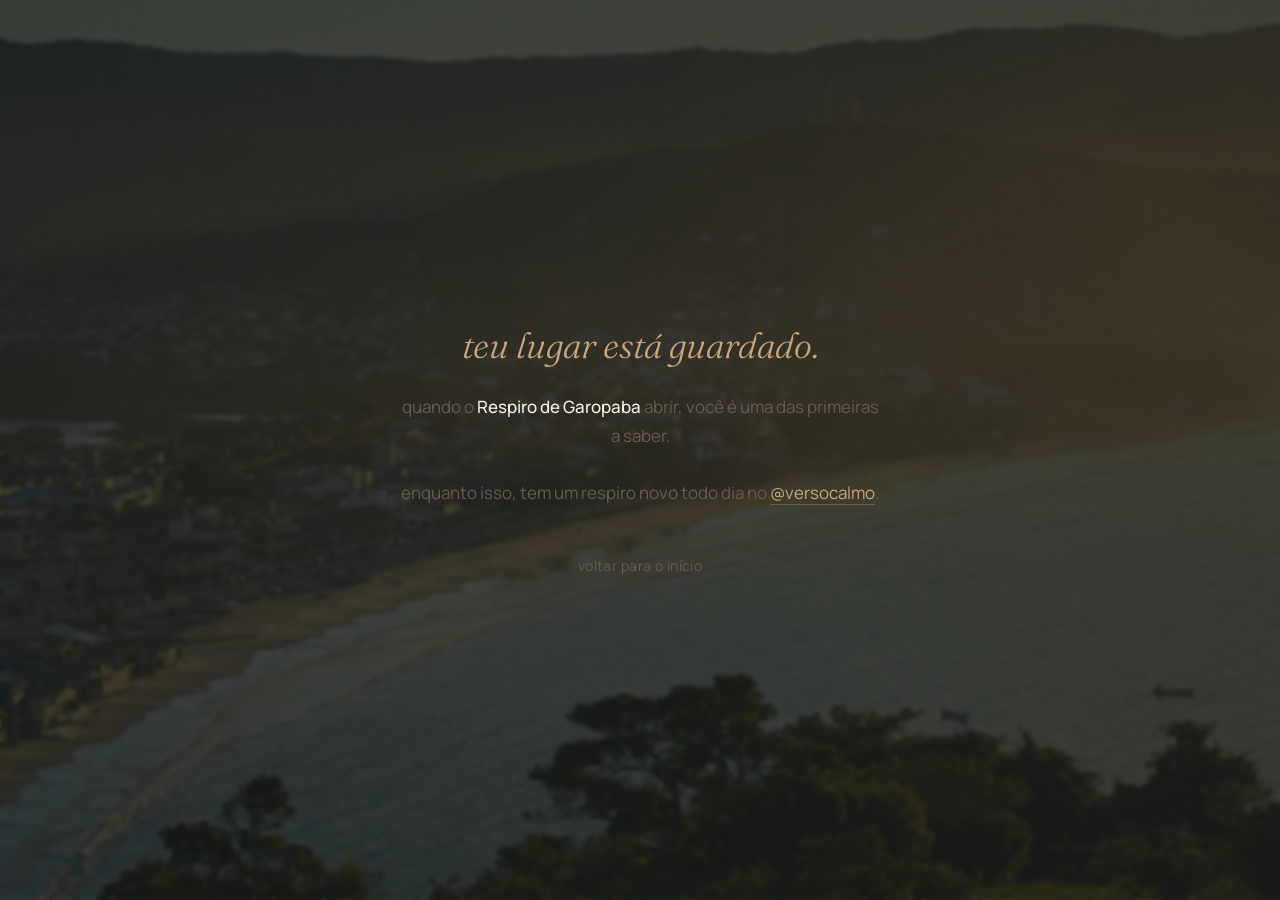
<file: obrigado/index.html>
<!DOCTYPE html>
<html lang="pt-BR">
<head>
  <meta charset="UTF-8">
  <meta name="viewport" content="width=device-width, initial-scale=1.0">
  <title>obrigada — verso calmo</title>
  <meta name="robots" content="noindex, nofollow">
  <link rel="preconnect" href="https://fonts.googleapis.com">
  <link rel="preconnect" href="https://fonts.gstatic.com" crossorigin>
  <link href="https://fonts.googleapis.com/css2?family=Fraunces:ital,opsz,wght@0,9..144,300;0,9..144,400;1,9..144,300;1,9..144,400&family=Manrope:wght@400;500&display=swap" rel="stylesheet">
  <link rel="stylesheet" href="../tokens.css">
  <style>
    *, *::before, *::after { box-sizing: border-box; margin: 0; padding: 0; }

    html, body {
      height: 100%;
    }

    body {
      font-family: 'Manrope', sans-serif;
      color: var(--vc-sal);
      min-height: 100vh;
      display: flex;
      flex-direction: column;
      align-items: center;
      justify-content: center;
      padding: 3rem 1.75rem;
      text-align: center;
      position: relative;
      overflow-x: hidden;
    }

    body::before {
      content: '';
      position: fixed;
      inset: 0;
      background-image: url('../assets/garopaba/01-hero-garopaba.webp');
      background-size: cover;
      background-position: center;
      z-index: -2;
    }

    body::after {
      content: '';
      position: fixed;
      inset: 0;
      background: rgba(16, 20, 23, 0.80);
      backdrop-filter: blur(2px);
      -webkit-backdrop-filter: blur(2px);
      z-index: -1;
    }

    .obrigado__titulo {
      font-family: 'Fraunces', serif;
      font-weight: 300;
      font-style: italic;
      font-size: clamp(1.5rem, 5vw, 2.25rem);
      line-height: 1.3;
      color: var(--vc-areia-umida);
      margin-bottom: 1.5rem;
      max-width: 560px;
    }

    .obrigado__corpo {
      font-size: clamp(0.9375rem, 2.5vw, 1.0625rem);
      line-height: 1.7;
      color: var(--vc-tinta-mar-suave);
      max-width: 480px;
      margin-bottom: 3rem;
    }

    .obrigado__corpo strong {
      color: var(--vc-sal);
      font-weight: 500;
    }

    .obrigado__link {
      font-size: 0.875rem;
      color: var(--vc-tinta-mar-suave);
      text-decoration: none;
      letter-spacing: 0.03em;
      border-bottom: 1px solid var(--vc-borda);
      padding-bottom: 2px;
      transition: color 200ms ease, border-color 200ms ease;
    }

    .obrigado__link:hover {
      color: var(--vc-areia-umida);
      border-color: var(--vc-areia-umida);
    }

    .obrigado__insta {
      color: var(--vc-areia-umida);
      text-decoration: none;
      border-bottom: 1px solid rgba(200, 167, 125, 0.35);
      transition: border-color 200ms ease;
    }
    .obrigado__insta:hover { border-color: var(--vc-areia-umida); }
  </style>
</head>
<body>
  <h1 class="obrigado__titulo">teu lugar está guardado.</h1>
  <p class="obrigado__corpo">
    quando o <strong>Respiro de Garopaba</strong> abrir,
    você é uma das primeiras a saber.<br><br>
    enquanto isso, tem um respiro novo todo dia
    no <a href="https://www.instagram.com/versocalmo" target="_blank" rel="noopener noreferrer" class="obrigado__insta">@versocalmo</a>.
  </p>
  <a class="obrigado__link" href="/">voltar para o início</a>
</body>
</html>
</file>
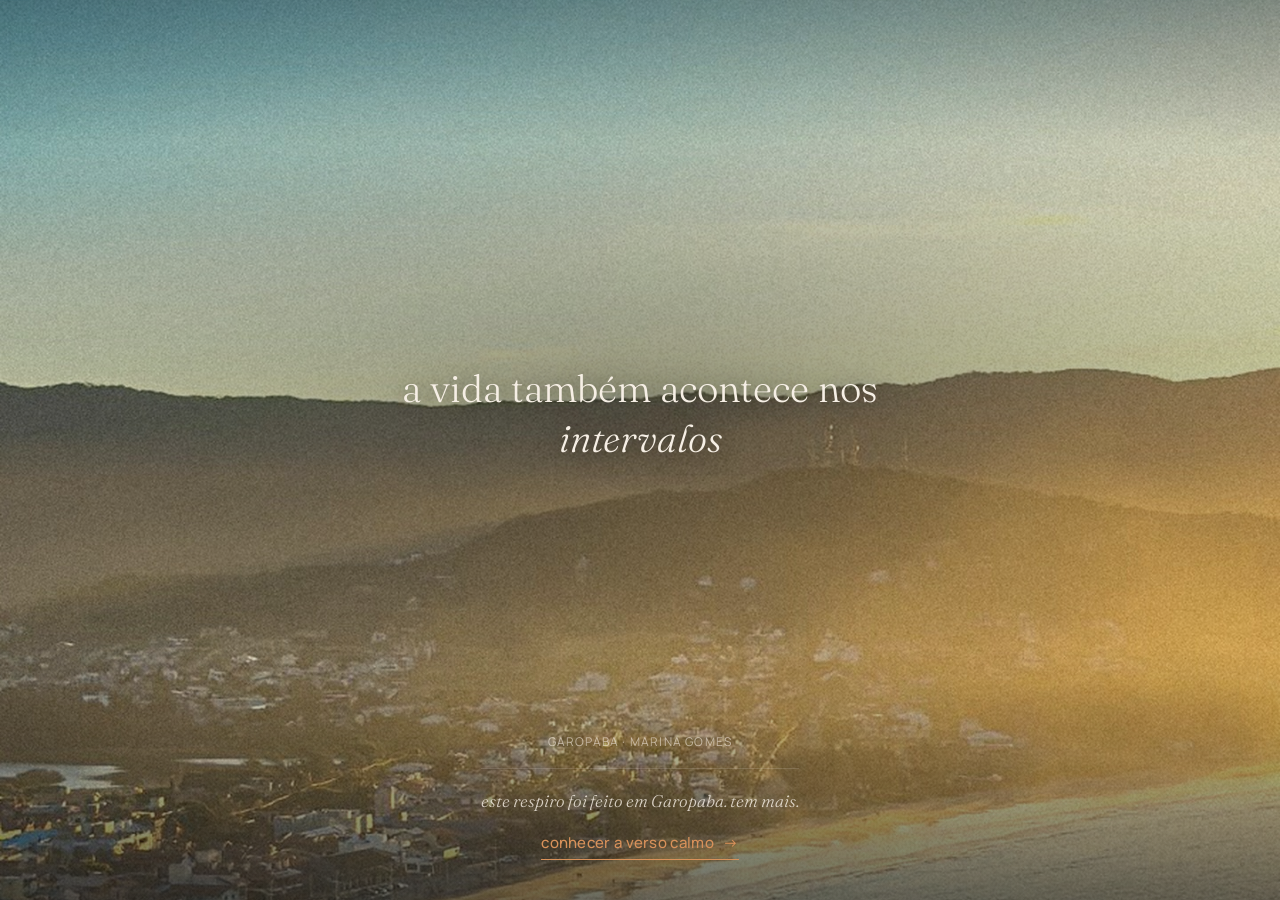
<file: r/index.html>
<!DOCTYPE html>
<html lang="pt-BR">
<head>
  <meta charset="UTF-8">
  <meta name="viewport" content="width=device-width, initial-scale=1.0, viewport-fit=cover">
  <title>um respiro de Garopaba — verso calmo</title>
  <meta name="description" content="a vida também acontece nos intervalos — um respiro de Garopaba, por Marina Gomes.">
  <meta name="theme-color" content="#101417">
  <link rel="icon" href="/favicon.svg" type="image/svg+xml">
  <meta name="robots" content="noindex,follow">
  <!-- Open Graph — preview rico ao compartilhar (WhatsApp etc.) -->
  <meta property="og:type" content="website">
  <meta property="og:locale" content="pt_BR">
  <meta property="og:site_name" content="Verso Calmo">
  <meta property="og:title" content="a vida também acontece nos intervalos">
  <meta property="og:description" content="um respiro feito em Garopaba — por Marina Gomes">
  <meta property="og:url" content="https://versocalmo.com.br/r/">
  <meta property="og:image" content="https://versocalmo.com.br/assets/og/og-home.jpg">
  <meta property="og:image:alt" content="entardecer dourado sobre o mar e a montanha em garopaba">
  <meta name="twitter:card" content="summary_large_image">
  <meta name="twitter:title" content="a vida também acontece nos intervalos">
  <meta name="twitter:description" content="um respiro feito em Garopaba — por Marina Gomes">
  <meta name="twitter:image" content="https://versocalmo.com.br/assets/og/og-home.jpg">
  <link rel="preconnect" href="https://fonts.googleapis.com">
  <link rel="preconnect" href="https://fonts.gstatic.com" crossorigin>
  <link href="https://fonts.googleapis.com/css2?family=Fraunces:ital,opsz,wght@0,9..144,300;0,9..144,400;1,9..144,300;1,9..144,400&family=Manrope:wght@400;500&display=swap" rel="stylesheet">
  <link rel="stylesheet" href="/tokens.css">
  <style>
    *, *::before, *::after { margin: 0; padding: 0; box-sizing: border-box; }
    html { -webkit-font-smoothing: antialiased; -moz-osx-font-smoothing: grayscale; }
    body { font-family: 'Manrope', sans-serif; background: var(--vc-noite-mar); color: var(--vc-sal); }
    img { display: block; max-width: 100%; }
    a { color: inherit; text-decoration: none; }
    .presente {
      position: relative; width: 100%;
      min-height: 100vh; min-height: 100svh;
      overflow: hidden; isolation: isolate;
    }
    .presente__foto {
      position: absolute; inset: 0; width: 100%; height: 100%;
      object-fit: cover; object-position: center 25%; z-index: 0;
    }
    .presente__veu {
      position: absolute; inset: 0; z-index: 1; pointer-events: none;
      background:
        radial-gradient(ellipse 130% 66% at 50% 44%, rgba(16,20,23,0.44) 0%, rgba(16,20,23,0.14) 52%, rgba(16,20,23,0.08) 100%),
        linear-gradient(to top, rgba(16,20,23,0.58) 0%, rgba(16,20,23,0) 28%),
        linear-gradient(to bottom, rgba(16,20,23,0.32) 0%, rgba(16,20,23,0) 16%);
    }
    .presente__frase {
      position: absolute; top: 46%; left: 1.75rem; right: 1.75rem; z-index: 2;
      transform: translateY(-50%);
      margin: 0 auto; max-width: 20ch; text-align: center;
      font-family: 'Fraunces', serif; font-weight: 300;
      font-size: clamp(1.6rem, 6.5vw, 2.4rem); line-height: 1.3;
      color: var(--vc-sal); text-shadow: 0 1px 22px rgba(16,20,23,0.55);
    }
    .presente__frase em { font-style: italic; }
    .presente__rodape {
      position: absolute; left: 1.75rem; right: 1.75rem; z-index: 2;
      bottom: calc(env(safe-area-inset-bottom, 0px) + 2.5rem);
      display: flex; flex-direction: column; align-items: center; gap: 1.1rem; text-align: center;
    }
    .presente__assinatura {
      font-family: 'Manrope', sans-serif; font-weight: 400;
      font-size: 0.75rem; letter-spacing: 0.1em; text-transform: uppercase;
      color: rgba(246,239,229,0.6);
    }
    .presente__convite {
      padding-top: 1.25rem;
      border-top: 1px solid rgba(246,239,229,0.14);
      display: flex; flex-direction: column; gap: 0.9rem; align-items: center;
    }
    .presente__convite-texto {
      font-family: 'Fraunces', serif; font-weight: 300; font-style: italic;
      font-size: 1.0625rem; line-height: 1.4; color: rgba(246,239,229,0.82);
    }
    .presente__gesto {
      display: inline-flex; align-items: center; gap: 0.6rem;
      font-family: 'Manrope', sans-serif; font-weight: 500;
      font-size: 0.9375rem; letter-spacing: 0.02em; text-transform: lowercase;
      color: var(--vc-ambar-suave);
      padding: 0.35rem 0; border-bottom: 1px solid var(--vc-ambar-suave);
      transition: gap 0.3s ease;
    }
    .presente__gesto:hover { gap: 0.9rem; }
    @media (prefers-reduced-motion: reduce) { .presente__gesto { transition: none; } }
  </style>
</head>
<body>
  <main class="presente">
    <img class="presente__foto" src="/assets/garopaba/01-hero-garopaba.jpg" alt="entardecer dourado sobre o mar e a montanha em garopaba" fetchpriority="high" decoding="async">
    <div class="presente__veu"></div>
    <p class="presente__frase">a vida também acontece nos <em>intervalos</em></p>
    <div class="presente__rodape">
      <p class="presente__assinatura">garopaba &middot; marina gomes</p>
      <div class="presente__convite">
        <p class="presente__convite-texto">este respiro foi feito em Garopaba. tem mais.</p>
        <a class="presente__gesto" href="/">conhecer a verso calmo <span aria-hidden="true">&rarr;</span></a>
      </div>
    </div>
  </main>
</body>
</html>
</file>
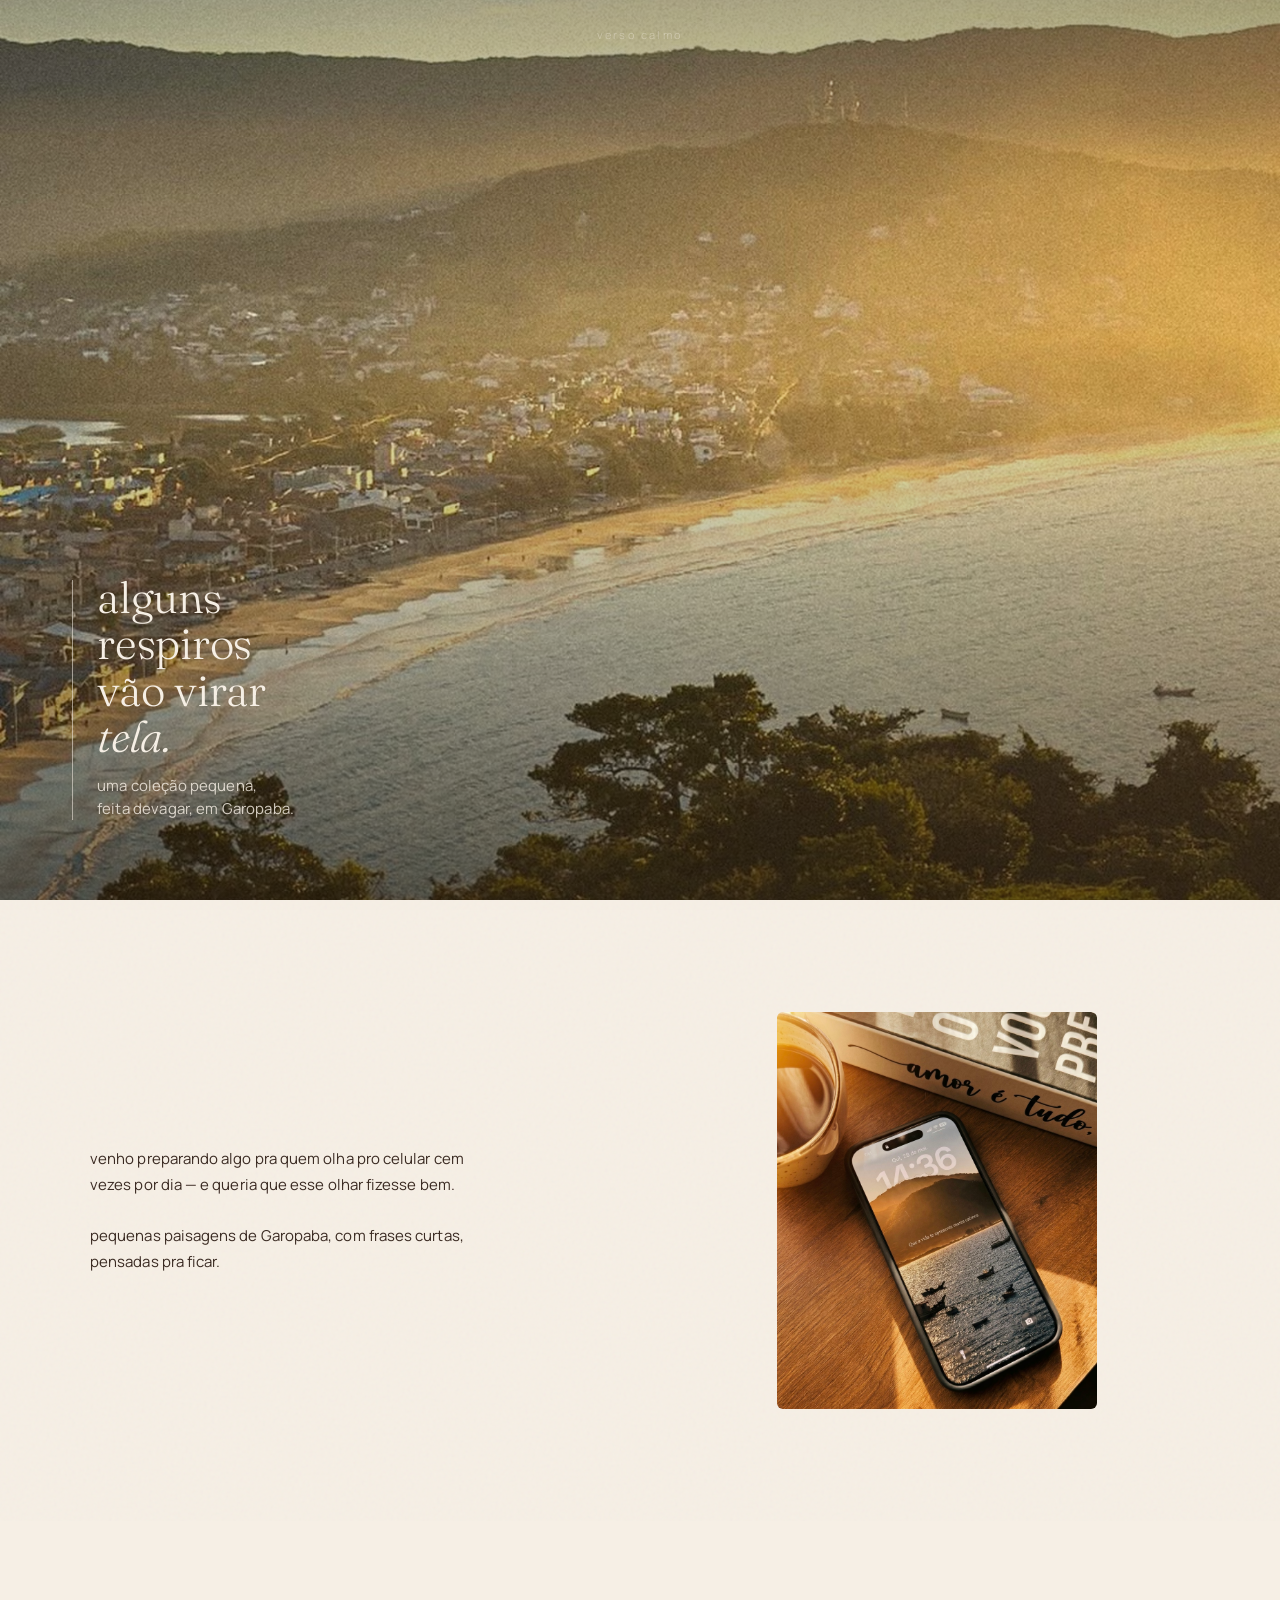
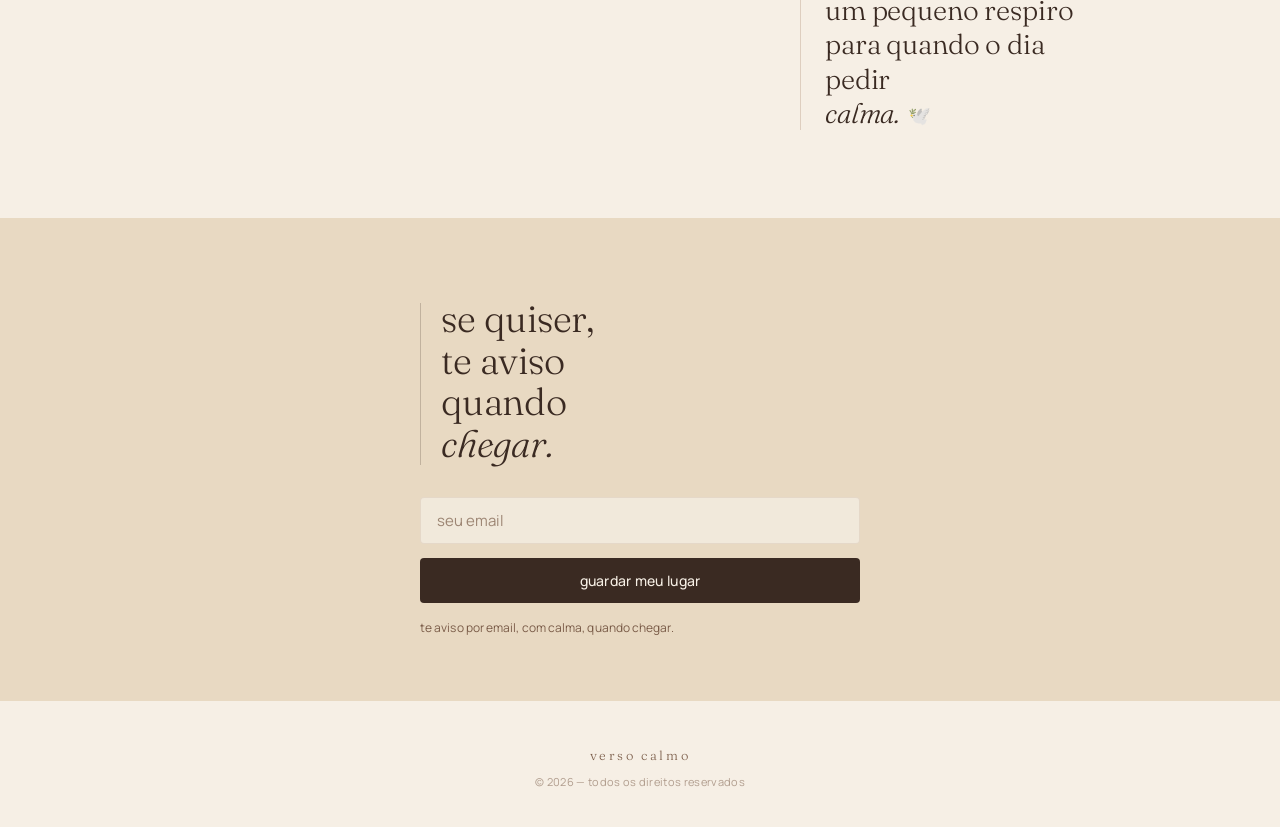
<file: em-breve/verso-calmo-preview4.html>
<!DOCTYPE html>
<html lang="pt-BR">
<head>
  <meta charset="UTF-8">
  <meta name="viewport" content="width=device-width, initial-scale=1.0">
  <title>alguns respiros vão virar tela | verso calmo</title>
  <meta name="description" content="uma coleção pequena, feita devagar em Garopaba, para quem quer levar um respiro para a tela do celular.">
  <meta name="theme-color" content="#F6EFE5">
  <meta name="robots" content="index,follow">
  <link rel="icon" href="../favicon.svg" type="image/svg+xml">
  <!-- Open Graph — atualizar og:url e og:image com o domínio final -->
  <meta property="og:type" content="website">
  <meta property="og:locale" content="pt_BR">
  <meta property="og:site_name" content="Verso Calmo">
  <meta property="og:title" content="alguns respiros vão virar tela | verso calmo">
  <meta property="og:description" content="uma coleção pequena, feita devagar em Garopaba, para quem quer levar um respiro para a tela do celular.">
  <meta property="og:url" content="https://versocalmo.com.br/">
  <meta property="og:image" content="https://versocalmo.com.br/assets/garopaba/01-hero-garopaba.jpg">
  <meta property="og:image:width" content="1440">
  <meta property="og:image:height" content="2560">
  <!-- Twitter Card -->
  <meta name="twitter:card" content="summary_large_image">
  <meta name="twitter:title" content="alguns respiros vão virar tela | verso calmo">
  <meta name="twitter:description" content="uma coleção pequena, feita devagar em Garopaba, para quem quer levar um respiro para a tela do celular.">
  <meta name="twitter:image" content="https://versocalmo.com.br/assets/garopaba/01-hero-garopaba.jpg">
  <!-- Canonical — atualizar com o domínio final -->
  <link rel="canonical" href="https://versocalmo.com.br/">
  <link rel="preconnect" href="https://fonts.googleapis.com">
  <link rel="preconnect" href="https://fonts.gstatic.com" crossorigin>
  <link href="https://fonts.googleapis.com/css2?family=Fraunces:ital,opsz,wght@0,9..144,300;0,9..144,400;1,9..144,300;1,9..144,400&family=Manrope:wght@400;500&display=swap" rel="stylesheet">
  <style>
    *,*::before,*::after{margin:0;padding:0;box-sizing:border-box}
    picture{display:contents}
    :root{
      --vc-sal:#F6EFE5;
      --vc-areia-clara:#E8D9C2;
      --vc-areia-umida:#C8A77D;
      --vc-ambar-suave:#D8915A;
      --vc-tinta-mar:#3A2A22;
      --vc-tinta-mar-suave:#7A5C48;
      --vc-borda:rgba(138,90,60,0.12);
    }
    html{font-size:16px;-webkit-font-smoothing:antialiased;-moz-osx-font-smoothing:grayscale;scroll-behavior:smooth}
    body{
      font-family:'Manrope',sans-serif;
      font-weight:400;
      color:var(--vc-tinta-mar);
      background:var(--vc-sal);
      line-height:1.6;
      letter-spacing:0.005em;
      overflow-x:hidden;
    }

    /* ================== HERO ================== */
    .hero{
      position:relative;
      width:100%;
      height:100vh;
      height:100svh;
      min-height:560px;
      overflow:hidden;
      isolation:isolate;
    }
    .hero__img{
      position:absolute;
      inset:0;
      width:100%;
      height:100%;
      object-fit:cover;
      object-position:center;
      z-index:0;
    }
    .hero__gradient{
      position:absolute;
      inset:0;
      z-index:1;
      background:
        linear-gradient(to bottom, rgba(40,26,16,0.38) 0%, rgba(40,26,16,0.10) 22%, rgba(40,26,16,0) 42%),
        linear-gradient(to top, rgba(38,24,14,0.60) 0%, rgba(38,24,14,0.28) 38%, rgba(38,24,14,0.04) 68%, rgba(38,24,14,0) 100%);
      pointer-events:none;
    }
    .hero__assinatura{
      position:absolute;
      top:1.625rem;
      left:50%;
      transform:translateX(-50%);
      z-index:2;
      font-family:'Manrope',sans-serif;
      font-size:0.6875rem;
      font-weight:400;
      letter-spacing:0.2em;
      color:rgba(246,239,229,0.38);
      text-transform:lowercase;
      pointer-events:none;
      white-space:nowrap;
    }
    .hero__bloco{
      position:absolute;
      left:1.75rem;
      bottom:2.75rem;
      z-index:2;
      display:flex;
      align-items:flex-start;
      gap:1.25rem;
      max-width:min(90%, 540px);
    }
    .hero__traco{
      flex-shrink:0;
      width:1px;
      align-self:stretch;
      background:rgba(246,239,229,0.55);
      margin-top:0.35rem;
    }
    .hero__texto{
      display:flex;
      flex-direction:column;
      gap:1rem;
    }
    .hero__headline{
      font-family:'Fraunces',serif;
      font-weight:300;
      font-size:clamp(1.875rem, 7.5vw, 2.75rem);
      line-height:1.05;
      color:var(--vc-sal);
      letter-spacing:-0.005em;
    }
    .hero__headline em{
      font-style:italic;
      font-weight:300;
      color:var(--vc-sal);
    }
    .hero__sub{
      font-family:'Manrope',sans-serif;
      font-weight:400;
      font-size:clamp(0.8125rem, 2.4vw, 0.9375rem);
      line-height:1.5;
      color:rgba(246,239,229,0.82);
      letter-spacing:0.01em;
      max-width:22ch;
    }

    /* ================== CONTEXTO ================== */
    .contexto{
      width:100%;
      background:var(--vc-sal);
      padding:5rem 1.75rem;
      position:relative;
    }
    .contexto::before{
      content:"";
      position:absolute;
      inset:0;
      pointer-events:none;
      opacity:0.04;
      background-image:url("data:image/svg+xml,%3Csvg viewBox='0 0 200 200' xmlns='http://www.w3.org/2000/svg'%3E%3Cfilter id='n'%3E%3CfeTurbulence type='fractalNoise' baseFrequency='0.85' numOctaves='2' stitchTiles='stitch'/%3E%3C/filter%3E%3Crect width='100%25' height='100%25' filter='url(%23n)'/%3E%3C/svg%3E");
    }
    .contexto__inner{
      position:relative;
      max-width:1100px;
      margin:0 auto;
      display:grid;
      grid-template-columns:1fr;
      gap:3rem;
      align-items:center;
    }
    .contexto__texto{
      display:flex;
      flex-direction:column;
      gap:1.5rem;
      max-width:40ch;
    }
    .contexto__texto p{
      font-family:'Manrope',sans-serif;
      font-weight:400;
      font-size:clamp(0.9375rem, 2.2vw, 1rem);
      line-height:1.75;
      color:var(--vc-tinta-mar);
      letter-spacing:0.005em;
    }
    .contexto__imagem{
      width:100%;
      display:flex;
      justify-content:center;
    }
    .contexto__imagem img{
      width:100%;
      max-width:380px;
      height:auto;
      border-radius:6px;
      display:block;
    }

    /* ================== MANIFESTO ================== */
    .manifesto{
      width:100%;
      background:var(--vc-sal);
      padding:4rem 1.75rem 5rem;
    }
    .manifesto__inner{
      max-width:440px;
      margin:0 0 0 auto;
    }
    .manifesto__bloco{
      display:flex;
      align-items:flex-start;
      gap:1.25rem;
    }
    .manifesto__traco{
      flex-shrink:0;
      width:1px;
      align-self:stretch;
      background:rgba(138,90,60,0.22);
      margin-top:0.4rem;
    }
    .manifesto__texto{
      font-family:'Fraunces',serif;
      font-weight:300;
      font-size:clamp(1.25rem, 4.5vw, 1.75rem);
      line-height:1.22;
      color:var(--vc-tinta-mar);
      letter-spacing:-0.005em;
    }
    .manifesto__texto em{
      font-style:italic;
      font-weight:300;
    }
    .manifesto__pomba{
      font-size:0.65em;
      vertical-align:middle;
      margin-left:0.2em;
      opacity:0.75;
    }

    /* ================== CONVITE / FORM ================== */
    .convite{
      width:100%;
      background:var(--vc-areia-clara);
      padding:4.5rem 1.75rem 4rem;
    }
    .convite__inner{
      max-width:440px;
      margin:0 auto;
      display:flex;
      flex-direction:column;
      gap:2rem;
    }
    .convite__bloco{
      display:flex;
      align-items:flex-start;
      gap:1.25rem;
    }
    .convite__traco{
      flex-shrink:0;
      width:1px;
      align-self:stretch;
      background:rgba(58,42,34,0.22);
      margin-top:0.35rem;
    }
    .convite__frase{
      font-family:'Fraunces',serif;
      font-weight:300;
      font-size:clamp(1.625rem, 5.5vw, 2.375rem);
      line-height:1.1;
      color:var(--vc-tinta-mar);
      letter-spacing:-0.005em;
    }
    .convite__frase em{
      font-style:italic;
      font-weight:300;
    }
    .form{
      display:flex;
      flex-direction:column;
      gap:0.875rem;
    }
    .form__row{
      display:flex;
      flex-direction:column;
      gap:0.75rem;
    }
    .form__input{
      width:100%;
      padding:0.75rem 1rem;
      font-family:'Manrope',sans-serif;
      font-weight:400;
      font-size:0.9375rem;
      color:var(--vc-tinta-mar);
      background:rgba(246,239,229,0.7);
      border:1px solid var(--vc-borda);
      border-radius:4px;
      outline:none;
      transition:border-color 0.4s ease, background 0.4s ease;
      -webkit-appearance:none;
    }
    .form__input::placeholder{
      color:var(--vc-tinta-mar-suave);
      opacity:0.7;
      font-weight:400;
    }
    .form__input:focus{
      border-color:var(--vc-ambar-suave);
      background:var(--vc-sal);
    }
    .form__btn{
      padding:0.825rem 1.25rem;
      font-family:'Manrope',sans-serif;
      font-weight:500;
      font-size:0.875rem;
      letter-spacing:0.02em;
      color:var(--vc-sal);
      background:var(--vc-tinta-mar);
      border:none;
      border-radius:4px;
      cursor:pointer;
      transition:background 0.3s ease, transform 0.2s ease;
      -webkit-appearance:none;
    }
    .form__btn:hover{background:#2d1d16}
    .form__btn:active{transform:scale(0.99)}
    .form__micro{
      font-family:'Manrope',sans-serif;
      font-weight:400;
      font-size:0.75rem;
      color:var(--vc-tinta-mar-suave);
      line-height:1.5;
      margin-top:0.125rem;
    }
    .sucesso{
      display:none;
      font-family:'Fraunces',serif;
      font-weight:300;
      font-style:italic;
      font-size:1.0625rem;
      line-height:1.6;
      color:var(--vc-tinta-mar);
    }

    /* ================== FOOTER ================== */
    .rodape{
      width:100%;
      background:var(--vc-sal);
      padding:2rem 1.75rem 1.75rem;
      text-align:center;
      display:flex;
      flex-direction:column;
      align-items:center;
      gap:0.5rem;
    }
    .rodape__marca{
      font-family:'Fraunces',serif;
      font-weight:300;
      font-size:0.8125rem;
      letter-spacing:0.2em;
      color:var(--vc-tinta-mar-suave);
      text-transform:lowercase;
    }
    .rodape__copy{
      font-family:'Manrope',sans-serif;
      font-weight:400;
      font-size:0.6875rem;
      letter-spacing:0.03em;
      color:var(--vc-tinta-mar-suave);
      opacity:0.55;
      line-height:1.5;
    }

    /* ================== REVEAL ================== */
    .reveal{opacity:1;transform:none;transition:opacity 0.9s cubic-bezier(0.16,1,0.3,1), transform 0.9s cubic-bezier(0.16,1,0.3,1)}
    .js-on .reveal{opacity:0;transform:translateY(16px)}
    .reveal.is-visible{opacity:1;transform:translateY(0)}

    @media (prefers-reduced-motion: reduce){
      html{scroll-behavior:auto}
      .reveal, .js-on .reveal{opacity:1;transform:none;transition:none}
    }

    /* ================== RESPONSIVO ================== */
    @media (max-width: 640px){
      .hero{height:100svh;height:100dvh;min-height:560px}
      .hero__img{object-position:center 70%}
      .hero__assinatura{font-size:0.8125rem}
      .hero__headline{font-size:clamp(2rem, 8.2vw, 2.75rem)}
      .hero__texto{gap:0.75rem}
      .hero__bloco{left:1.5rem;right:1.5rem;top:46%;bottom:auto;max-width:none}
      .contexto{padding:3rem 1.5rem}
      .contexto__inner{gap:1.875rem}
      .contexto__texto{max-width:38ch}
      .contexto__texto p{font-size:0.875rem;line-height:1.7}
      .contexto__imagem img{width:88%;max-width:88%;height:auto}
      .manifesto{padding:2.25rem 1.5rem 3.25rem}
      .manifesto__inner{max-width:62%;margin:0 0 0 auto}
      .manifesto__texto{font-size:clamp(1.125rem, 4vw, 1.4375rem)}
      .convite{padding:2.25rem 1.5rem 2rem}
      .convite__inner{gap:1.25rem}
      .convite__frase{font-size:clamp(1.375rem, 5vw, 1.875rem)}
      .form{gap:0.75rem}
      .form__input{padding:0.65rem 0.875rem;font-size:0.875rem}
      .form__btn{padding:0.7rem 1.125rem;font-size:0.8125rem}
      .form__micro{font-size:0.6875rem}
      .rodape{padding:1rem 1.75rem 1rem;gap:0.375rem}
      .rodape__marca{letter-spacing:0.15em}
    }

    @media (min-width: 768px){
      .hero__bloco{left:3rem;bottom:4rem;gap:1.5rem}
      .contexto{padding:6rem 2.5rem}
      .contexto__inner{
        grid-template-columns:1fr 1fr;
        gap:4.5rem;
      }
      .contexto__texto p{font-size:0.9375rem}
      .contexto__imagem img{max-width:310px}
      .manifesto{padding:4.5rem 2.5rem 5.5rem}
      .manifesto__bloco{gap:1.5rem}
      .convite{padding:5rem 2.5rem 4rem}
      .convite__inner{max-width:440px;gap:2rem}
      .rodape{padding:2.75rem 2rem 2.25rem}
    }

    @media (min-width: 1024px){
      .hero__bloco{left:4.5rem;bottom:5rem}
      .contexto{padding:7rem 2.5rem}
      .contexto__inner{gap:5.5rem}
      .contexto__imagem img{max-width:320px}
    }
  </style>
</head>
<body>

  <!-- BLOCO 1 — HERO -->
  <section class="hero" aria-label="alguns respiros vão virar tela">
    <picture>
      <source srcset="../assets/garopaba/01-hero-garopaba.avif" type="image/avif">
      <source srcset="../assets/garopaba/01-hero-garopaba.webp" type="image/webp">
      <img
        class="hero__img"
        src="../assets/garopaba/01-hero-garopaba.jpg"
        alt="paisagem de Garopaba ao fim da tarde"
        width="1440"
        height="2560"
        fetchpriority="high"
        decoding="async"
      >
    </picture>
    <div class="hero__gradient" aria-hidden="true"></div>
    <span class="hero__assinatura" aria-hidden="true">verso calmo</span>
    <div class="hero__bloco">
      <span class="hero__traco" aria-hidden="true"></span>
      <div class="hero__texto">
        <h1 class="hero__headline">
          alguns<br>
          respiros<br>
          vão virar<br>
          <em>tela.</em>
        </h1>
        <p class="hero__sub">
          uma coleção pequena,<br>
          feita devagar, em Garopaba.
        </p>
      </div>
    </div>
  </section>

  <!-- BLOCO 2 — CONTEXTO + GESTO -->
  <section class="contexto">
    <div class="contexto__inner">
      <div class="contexto__texto reveal">
        <p>venho preparando algo pra quem olha pro celular cem vezes por dia — e queria que esse olhar fizesse bem.</p>
        <p>pequenas paisagens de Garopaba, com frases curtas, pensadas pra ficar.</p>
      </div>
      <div class="contexto__imagem reveal">
        <picture>
          <source srcset="../assets/em-breve/02-celular-wallpaper-real.avif" type="image/avif">
          <source srcset="../assets/em-breve/02-celular-wallpaper-real.webp" type="image/webp">
          <img
            src="../assets/em-breve/02-celular-wallpaper-real.jpg"
            alt="celular sobre mesa com wallpaper da Verso Calmo aplicado"
            width="1856"
            height="2304"
            loading="lazy"
            decoding="async"
          >
        </picture>
      </div>
    </div>
  </section>

  <!-- BLOCO 2.5 — MANIFESTO CURTO -->
  <section class="manifesto">
    <div class="manifesto__inner">
      <div class="manifesto__bloco reveal">
        <span class="manifesto__traco" aria-hidden="true"></span>
        <p class="manifesto__texto">
          um pequeno respiro<br>
          para quando o dia<br>
          pedir<br>
          <em>calma.</em><span class="manifesto__pomba" aria-hidden="true"> 🕊️</span>
        </p>
      </div>
    </div>
  </section>

  <!-- BLOCO 3 — CONVITE + FORM -->
  <section class="convite">
    <div class="convite__inner">
      <div class="convite__bloco reveal">
        <span class="convite__traco" aria-hidden="true"></span>
        <h2 class="convite__frase">
          se quiser,<br>
          te aviso<br>
          quando<br>
          <em>chegar.</em>
        </h2>
      </div>

      <div id="form-area" class="reveal">
        <form id="form-em-breve" class="form" autocomplete="off" novalidate>
          <div class="form__row">
            <label for="email" class="visually-hidden" style="position:absolute;width:1px;height:1px;padding:0;margin:-1px;overflow:hidden;clip:rect(0,0,0,0);white-space:nowrap;border:0">email</label>
            <input
              type="email"
              id="email"
              name="email"
              class="form__input"
              placeholder="seu email"
              required
              autocomplete="email"
            >
          </div>
          <button type="submit" class="form__btn">guardar meu lugar</button>
          <p class="form__micro">te aviso por email, com calma, quando chegar.</p>
        </form>
        <div id="sucesso" class="sucesso" role="status" aria-live="polite">
          recebi seu email.<br>
          quando chegar, te aviso com calma.
        </div>
      </div>
    </div>
  </section>

  <!-- FOOTER -->
  <footer class="rodape">
    <span class="rodape__marca">verso calmo</span>
    <p class="rodape__copy">© 2026 — todos os direitos reservados</p>
  </footer>

  <script>
    (function(){
      'use strict';
      document.documentElement.classList.add('js-on');
      var rm = window.matchMedia('(prefers-reduced-motion: reduce)').matches;

      function initReveal(){
        var els = document.querySelectorAll('.reveal');
        if(rm || !('IntersectionObserver' in window)){
          els.forEach(function(el){el.classList.add('is-visible')});
          return;
        }
        var io = new IntersectionObserver(function(entries){
          entries.forEach(function(e){
            if(e.isIntersecting){
              e.target.classList.add('is-visible');
              io.unobserve(e.target);
            }
          });
        }, {threshold:0.15, rootMargin:'0px 0px -40px 0px'});
        els.forEach(function(el){io.observe(el)});
      }

      function initForm(){
        var form = document.getElementById('form-em-breve');
        var area = document.getElementById('form-area');
        var ok = document.getElementById('sucesso');
        if(!form || !area || !ok) return;
        form.addEventListener('submit', function(e){
          e.preventDefault();
          var email = form.querySelector('[name="email"]').value.trim();
          if(!email) return;
          form.style.display = 'none';
          ok.style.display = 'block';
        });
      }

      document.addEventListener('DOMContentLoaded', function(){
        initReveal();
        initForm();
      });
    })();
  </script>
</body>
</html>
</file>
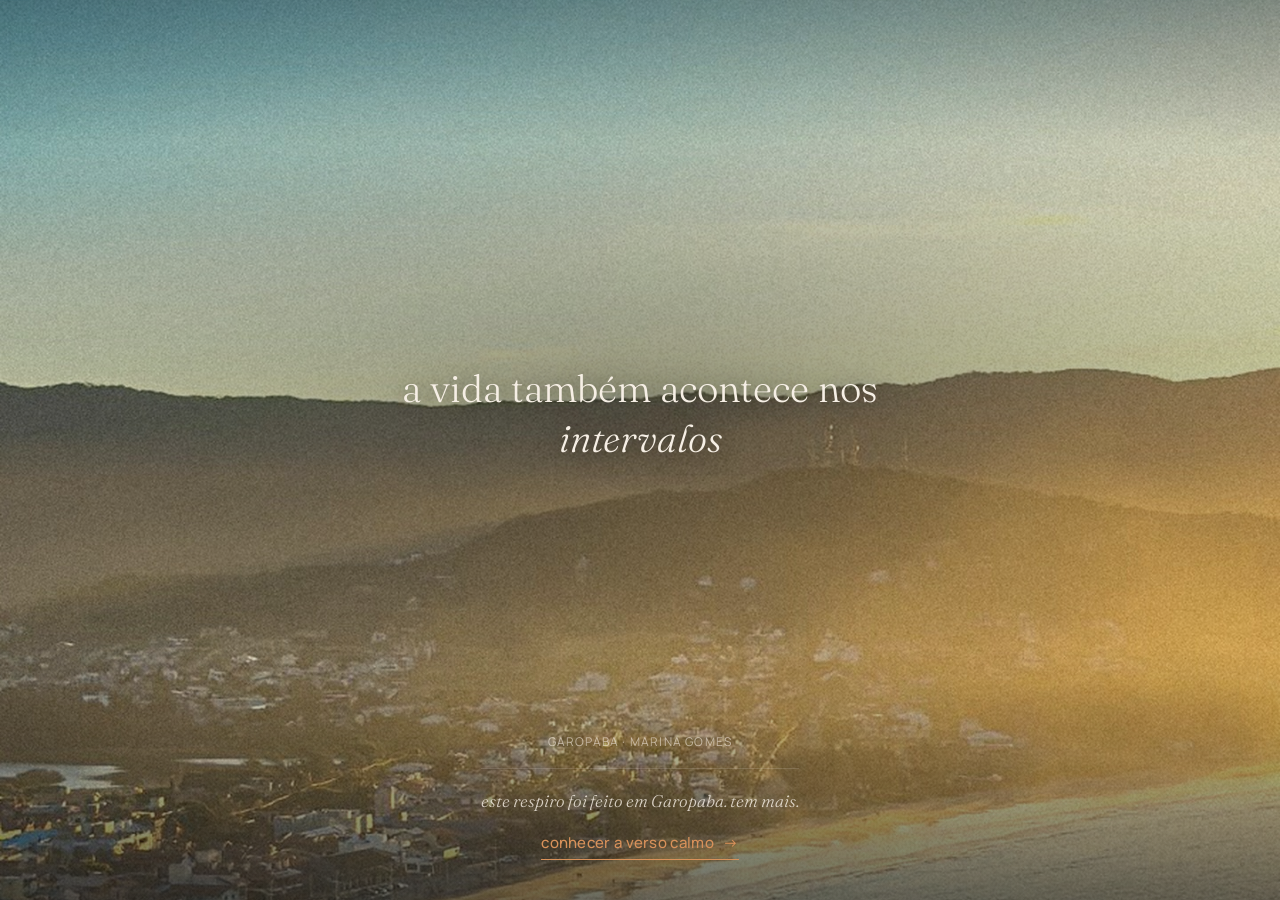
<file: r/r-001.html>
<!DOCTYPE html>
<html lang="pt-BR">
<head>
  <meta charset="UTF-8">
  <meta name="viewport" content="width=device-width, initial-scale=1.0, viewport-fit=cover">
  <title>um respiro de Garopaba — verso calmo</title>
  <meta name="description" content="a vida também acontece nos intervalos — um respiro de Garopaba, por Marina Gomes.">
  <meta name="theme-color" content="#101417">
  <link rel="icon" href="/favicon.svg" type="image/svg+xml">
  <meta name="robots" content="noindex,follow">
  <!-- Open Graph — preview rico ao compartilhar (WhatsApp etc.) -->
  <meta property="og:type" content="website">
  <meta property="og:locale" content="pt_BR">
  <meta property="og:site_name" content="Verso Calmo">
  <meta property="og:title" content="a vida também acontece nos intervalos">
  <meta property="og:description" content="um respiro feito em Garopaba — por Marina Gomes">
  <meta property="og:url" content="https://versocalmo.com.br/r/r-001">
  <meta property="og:image" content="https://versocalmo.com.br/assets/garopaba/01-hero-garopaba.jpg">
  <meta property="og:image:alt" content="entardecer dourado sobre o mar e a montanha em garopaba">
  <meta name="twitter:card" content="summary_large_image">
  <meta name="twitter:title" content="a vida também acontece nos intervalos">
  <meta name="twitter:description" content="um respiro feito em Garopaba — por Marina Gomes">
  <meta name="twitter:image" content="https://versocalmo.com.br/assets/garopaba/01-hero-garopaba.jpg">
  <link rel="preconnect" href="https://fonts.googleapis.com">
  <link rel="preconnect" href="https://fonts.gstatic.com" crossorigin>
  <link href="https://fonts.googleapis.com/css2?family=Fraunces:ital,opsz,wght@0,9..144,300;0,9..144,400;1,9..144,300;1,9..144,400&family=Manrope:wght@400;500&display=swap" rel="stylesheet">
  <link rel="stylesheet" href="/tokens.css">
  <style>
    *, *::before, *::after { margin: 0; padding: 0; box-sizing: border-box; }
    html { -webkit-font-smoothing: antialiased; -moz-osx-font-smoothing: grayscale; }
    body { font-family: 'Manrope', sans-serif; background: var(--vc-noite-mar); color: var(--vc-sal); }
    img { display: block; max-width: 100%; }
    a { color: inherit; text-decoration: none; }
    .presente {
      position: relative; width: 100%;
      min-height: 100vh; min-height: 100svh;
      overflow: hidden; isolation: isolate;
    }
    .presente__foto {
      position: absolute; inset: 0; width: 100%; height: 100%;
      object-fit: cover; object-position: center 25%; z-index: 0;
    }
    .presente__veu {
      position: absolute; inset: 0; z-index: 1; pointer-events: none;
      background:
        radial-gradient(ellipse 130% 66% at 50% 44%, rgba(16,20,23,0.44) 0%, rgba(16,20,23,0.14) 52%, rgba(16,20,23,0.08) 100%),
        linear-gradient(to top, rgba(16,20,23,0.58) 0%, rgba(16,20,23,0) 28%),
        linear-gradient(to bottom, rgba(16,20,23,0.32) 0%, rgba(16,20,23,0) 16%);
    }
    .presente__frase {
      position: absolute; top: 46%; left: 1.75rem; right: 1.75rem; z-index: 2;
      transform: translateY(-50%);
      margin: 0 auto; max-width: 20ch; text-align: center;
      font-family: 'Fraunces', serif; font-weight: 300;
      font-size: clamp(1.6rem, 6.5vw, 2.4rem); line-height: 1.3;
      color: var(--vc-sal); text-shadow: 0 1px 22px rgba(16,20,23,0.55);
    }
    .presente__frase em { font-style: italic; }
    .presente__rodape {
      position: absolute; left: 1.75rem; right: 1.75rem; z-index: 2;
      bottom: calc(env(safe-area-inset-bottom, 0px) + 2.5rem);
      display: flex; flex-direction: column; align-items: center; gap: 1.1rem; text-align: center;
    }
    .presente__assinatura {
      font-family: 'Manrope', sans-serif; font-weight: 400;
      font-size: 0.75rem; letter-spacing: 0.1em; text-transform: uppercase;
      color: rgba(246,239,229,0.6);
    }
    .presente__convite {
      padding-top: 1.25rem;
      border-top: 1px solid rgba(246,239,229,0.14);
      display: flex; flex-direction: column; gap: 0.9rem; align-items: center;
    }
    .presente__convite-texto {
      font-family: 'Fraunces', serif; font-weight: 300; font-style: italic;
      font-size: 1.0625rem; line-height: 1.4; color: rgba(246,239,229,0.82);
    }
    .presente__gesto {
      display: inline-flex; align-items: center; gap: 0.6rem;
      font-family: 'Manrope', sans-serif; font-weight: 500;
      font-size: 0.9375rem; letter-spacing: 0.02em; text-transform: lowercase;
      color: var(--vc-ambar-suave);
      padding: 0.35rem 0; border-bottom: 1px solid var(--vc-ambar-suave);
      transition: gap 0.3s ease;
    }
    .presente__gesto:hover { gap: 0.9rem; }
    @media (prefers-reduced-motion: reduce) { .presente__gesto { transition: none; } }
  </style>
</head>
<body>
  <main class="presente">
    <img class="presente__foto" src="/assets/garopaba/01-hero-garopaba.jpg" alt="entardecer dourado sobre o mar e a montanha em garopaba" fetchpriority="high" decoding="async">
    <div class="presente__veu"></div>
    <p class="presente__frase">a vida também acontece nos <em>intervalos</em></p>
    <div class="presente__rodape">
      <p class="presente__assinatura">garopaba &middot; marina gomes</p>
      <div class="presente__convite">
        <p class="presente__convite-texto">este respiro foi feito em Garopaba. tem mais.</p>
        <a class="presente__gesto" href="/">conhecer a verso calmo <span aria-hidden="true">&rarr;</span></a>
      </div>
    </div>
  </main>
</body>
</html>
</file>
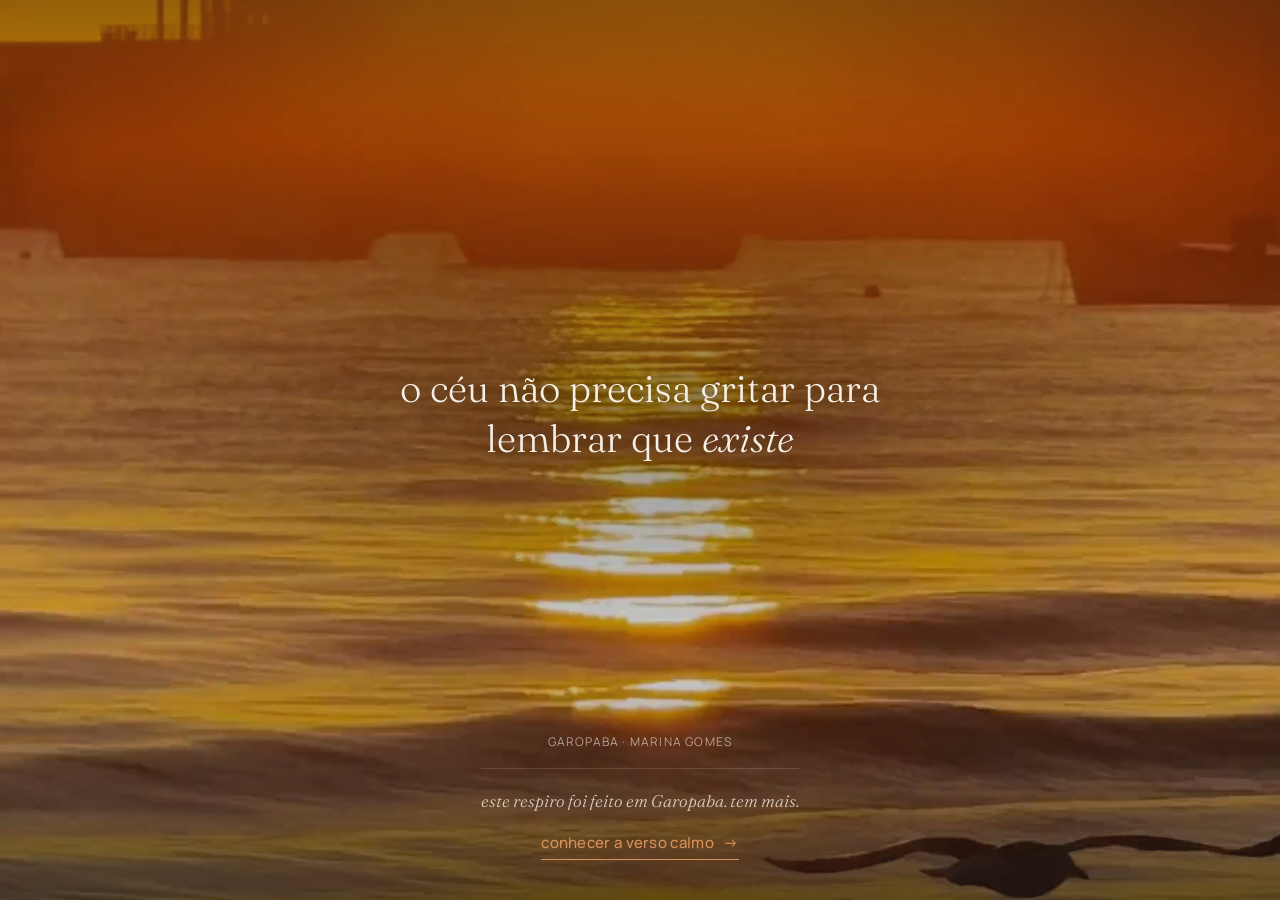
<file: r/r-002.html>
<!DOCTYPE html>
<html lang="pt-BR">
<head>
  <meta charset="UTF-8">
  <meta name="viewport" content="width=device-width, initial-scale=1.0, viewport-fit=cover">
  <title>um respiro de Garopaba — verso calmo</title>
  <meta name="description" content="o céu não precisa gritar para lembrar que existe — um respiro de Garopaba, por Marina Gomes.">
  <meta name="theme-color" content="#101417">
  <link rel="icon" href="/favicon.svg" type="image/svg+xml">
  <meta name="robots" content="noindex,follow">
  <!-- Open Graph — preview rico ao compartilhar (WhatsApp etc.) -->
  <meta property="og:type" content="website">
  <meta property="og:locale" content="pt_BR">
  <meta property="og:site_name" content="Verso Calmo">
  <meta property="og:title" content="o céu não precisa gritar para lembrar que existe">
  <meta property="og:description" content="um respiro feito em Garopaba — por Marina Gomes">
  <meta property="og:url" content="https://versocalmo.com.br/r/r-002">
  <meta property="og:image" content="https://versocalmo.com.br/assets/video/hero_poster.jpg">
  <meta property="og:image:alt" content="céu amplo e calmo sobre o mar de garopaba">
  <meta name="twitter:card" content="summary_large_image">
  <meta name="twitter:title" content="o céu não precisa gritar para lembrar que existe">
  <meta name="twitter:description" content="um respiro feito em Garopaba — por Marina Gomes">
  <meta name="twitter:image" content="https://versocalmo.com.br/assets/video/hero_poster.jpg">
  <link rel="preconnect" href="https://fonts.googleapis.com">
  <link rel="preconnect" href="https://fonts.gstatic.com" crossorigin>
  <link href="https://fonts.googleapis.com/css2?family=Fraunces:ital,opsz,wght@0,9..144,300;0,9..144,400;1,9..144,300;1,9..144,400&family=Manrope:wght@400;500&display=swap" rel="stylesheet">
  <link rel="stylesheet" href="/tokens.css">
  <style>
    *, *::before, *::after { margin: 0; padding: 0; box-sizing: border-box; }
    html { -webkit-font-smoothing: antialiased; -moz-osx-font-smoothing: grayscale; }
    body { font-family: 'Manrope', sans-serif; background: var(--vc-noite-mar); color: var(--vc-sal); }
    img { display: block; max-width: 100%; }
    a { color: inherit; text-decoration: none; }
    .presente {
      position: relative; width: 100%;
      min-height: 100vh; min-height: 100svh;
      overflow: hidden; isolation: isolate;
    }
    .presente__foto {
      position: absolute; inset: 0; width: 100%; height: 100%;
      object-fit: cover; object-position: center 25%; z-index: 0;
    }
    .presente__veu {
      position: absolute; inset: 0; z-index: 1; pointer-events: none;
      background:
        radial-gradient(ellipse 130% 66% at 50% 44%, rgba(16,20,23,0.44) 0%, rgba(16,20,23,0.14) 52%, rgba(16,20,23,0.08) 100%),
        linear-gradient(to top, rgba(16,20,23,0.58) 0%, rgba(16,20,23,0) 28%),
        linear-gradient(to bottom, rgba(16,20,23,0.32) 0%, rgba(16,20,23,0) 16%);
    }
    .presente__frase {
      position: absolute; top: 46%; left: 1.75rem; right: 1.75rem; z-index: 2;
      transform: translateY(-50%);
      margin: 0 auto; max-width: 20ch; text-align: center;
      font-family: 'Fraunces', serif; font-weight: 300;
      font-size: clamp(1.6rem, 6.5vw, 2.4rem); line-height: 1.3;
      color: var(--vc-sal); text-shadow: 0 1px 22px rgba(16,20,23,0.55);
    }
    .presente__frase em { font-style: italic; }
    .presente__rodape {
      position: absolute; left: 1.75rem; right: 1.75rem; z-index: 2;
      bottom: calc(env(safe-area-inset-bottom, 0px) + 2.5rem);
      display: flex; flex-direction: column; align-items: center; gap: 1.1rem; text-align: center;
    }
    .presente__assinatura {
      font-family: 'Manrope', sans-serif; font-weight: 400;
      font-size: 0.75rem; letter-spacing: 0.1em; text-transform: uppercase;
      color: rgba(246,239,229,0.6);
    }
    .presente__convite {
      padding-top: 1.25rem;
      border-top: 1px solid rgba(246,239,229,0.14);
      display: flex; flex-direction: column; gap: 0.9rem; align-items: center;
    }
    .presente__convite-texto {
      font-family: 'Fraunces', serif; font-weight: 300; font-style: italic;
      font-size: 1.0625rem; line-height: 1.4; color: rgba(246,239,229,0.82);
    }
    .presente__gesto {
      display: inline-flex; align-items: center; gap: 0.6rem;
      font-family: 'Manrope', sans-serif; font-weight: 500;
      font-size: 0.9375rem; letter-spacing: 0.02em; text-transform: lowercase;
      color: var(--vc-ambar-suave);
      padding: 0.35rem 0; border-bottom: 1px solid var(--vc-ambar-suave);
      transition: gap 0.3s ease;
    }
    .presente__gesto:hover { gap: 0.9rem; }
    @media (prefers-reduced-motion: reduce) { .presente__gesto { transition: none; } }
  </style>
</head>
<body>
  <main class="presente">
    <img class="presente__foto" src="/assets/video/hero_poster.jpg" alt="céu amplo e calmo sobre o mar de garopaba" fetchpriority="high" decoding="async">
    <div class="presente__veu"></div>
    <p class="presente__frase">o céu não precisa gritar para lembrar que <em>existe</em></p>
    <div class="presente__rodape">
      <p class="presente__assinatura">garopaba &middot; marina gomes</p>
      <div class="presente__convite">
        <p class="presente__convite-texto">este respiro foi feito em Garopaba. tem mais.</p>
        <a class="presente__gesto" href="/">conhecer a verso calmo <span aria-hidden="true">&rarr;</span></a>
      </div>
    </div>
  </main>
</body>
</html>
</file>
<file: tokens.css>
:root {
  /* Núcleo — paleta oficial */
  --vc-sal: #F6EFE5;
  --vc-areia-umida: #C8A77D;
  --vc-ambar: #B66F32;
  --vc-ceu-quieto: #AFC7C9;
  --vc-rosa-memoria: #D8A6A0;
  --vc-verde-restinga: #69755C;
  --vc-noite-mar: #101417;
  --vc-mar-profundo: #1F3A3D;
  --vc-tinta-mar: #3A2A22;
  /* Derivados */
  --vc-areia-clara: #E8D9C2;
  --vc-ambar-suave: #D8915A;
  --vc-tinta-mar-suave: #6B5B50;
  --vc-borda: rgba(58, 42, 34, 0.12);
}
</file>
<file: app/app.css>
/* ===========================================================
   Verso Calmo — app PWA · estilos próprios do app
   Cor SÓ via var(--vc-*) de /tokens.css. Translúcidos = rgba do HEX do token.
   Tipografia: Fraunces (frases/títulos) + Manrope (UI/texto).
   =========================================================== */

/* === RESET === */
*, *::before, *::after { margin: 0; padding: 0; box-sizing: border-box; }
[hidden] { display: none !important; }

/* === BASE === */
:root {
  --safe-b: env(safe-area-inset-bottom, 0px);
  --safe-t: env(safe-area-inset-top, 0px);
}
html {
  font-size: 16px;
  -webkit-font-smoothing: antialiased;
  -moz-osx-font-smoothing: grayscale;
  height: 100%;
}
body {
  font-family: 'Manrope', sans-serif;
  font-weight: 400;
  background: var(--vc-sal);
  color: var(--vc-tinta-mar);
  line-height: 1.6;
  letter-spacing: 0.005em;
  min-height: 100%;
  overflow: hidden;              /* o scroll acontece por tela, não no body */
  overscroll-behavior: none;
}
img, picture, video { display: block; max-width: 100%; }
picture { display: contents; }
a { color: inherit; text-decoration: none; }
em { font-style: italic; }

@media (prefers-reduced-motion: reduce) {
  *, *::before, *::after { animation-duration: 0.001ms !important; transition-duration: 0.001ms !important; }
}

/* === ACESSIBILIDADE === */
.skip-link {
  position: absolute; top: -100%; left: 1rem; z-index: 9999;
  padding: 0.625rem 1.25rem;
  background: var(--vc-tinta-mar); color: var(--vc-sal);
  font-family: 'Manrope', sans-serif; font-weight: 500; font-size: 0.875rem;
  border-radius: 0 0 4px 4px;
}
.skip-link:focus { top: 0; }
:focus-visible { outline: 2px solid var(--vc-ambar-suave); outline-offset: 3px; border-radius: 2px; }

/* === ESTRUTURA DO APP === */
.app {
  position: relative;
  width: 100%;
  height: 100vh; height: 100svh;
  display: flex;
  flex-direction: column;
  background: var(--vc-sal);
  transition: background 0.6s ease;
}
.app[data-modo="profundidade"] { background: var(--vc-noite-mar); }

.telas { position: relative; flex: 1 1 auto; min-height: 0; }

/* Cada tela ocupa a área e rola por dentro; só a ativa aparece. */
.tela {
  position: absolute; inset: 0;
  display: none;
  overflow-y: auto;
  -webkit-overflow-scrolling: touch;
}
.tela.is-ativa { display: block; animation: telaEntra 0.5s ease both; }
@keyframes telaEntra { from { opacity: 0; } to { opacity: 1; } }

.tela--claro { padding: calc(var(--safe-t) + 3rem) 1.75rem 2rem; }

/* === TELA 1 — RESPIRO DO DIA (full-bleed, Modo Profundidade) === */
.tela--respiro { padding: 0; }
.respiro__foto img {
  position: absolute; inset: 0;
  width: 100%; height: 100%;
  object-fit: cover; object-position: center 25%;
  z-index: 0;
}
/* Véu suave p/ legibilidade da frase centralizada (sem caixa sólida — regra doc 03). */
.respiro__veu {
  position: absolute; inset: 0; z-index: 1; pointer-events: none;
  background:
    radial-gradient(ellipse 130% 66% at 50% 46%, rgba(16,20,23,0.42) 0%, rgba(16,20,23,0.12) 52%, rgba(16,20,23,0.06) 100%),
    linear-gradient(to top, rgba(16,20,23,0.52) 0%, rgba(16,20,23,0) 24%),
    linear-gradient(to bottom, rgba(16,20,23,0.30) 0%, rgba(16,20,23,0) 16%);
}
/* Eyebrow no topo, centralizado. */
.respiro__label {
  position: absolute; top: calc(var(--safe-t) + 2.25rem); left: 1.5rem; right: 1.5rem; z-index: 2;
  text-align: center;
  font-family: 'Manrope', sans-serif; font-weight: 500;
  font-size: 0.6875rem; letter-spacing: 0.16em; text-transform: lowercase;
  color: rgba(246,239,229,0.72); text-shadow: 0 1px 10px rgba(16,20,23,0.45);
}
/* Frase pequena, centralizada (padrão wallpaper). A palavra-destaque vai em itálico. */
.respiro__frase {
  position: absolute; top: 50%; left: 1.75rem; right: 1.75rem; z-index: 2;
  transform: translateY(-50%);
  margin: 0 auto; max-width: 20ch; text-align: center;
  font-family: 'Fraunces', serif; font-weight: 300;
  font-size: clamp(1.5rem, 6vw, 2.1rem); line-height: 1.3;
  color: var(--vc-sal); text-shadow: 0 1px 22px rgba(16,20,23,0.5);
}
.respiro__frase em { font-style: italic; }
/* Rodapé: assinatura + ações centralizadas, logo acima da navegação. */
.respiro__rodape {
  position: absolute; left: 1.5rem; right: 1.5rem; bottom: 1.5rem; z-index: 2;
  display: flex; flex-direction: column; align-items: center; gap: 0.9rem;
}
.respiro__assinatura {
  font-family: 'Manrope', sans-serif; font-weight: 400;
  font-size: 0.6875rem; letter-spacing: 0.1em; text-transform: uppercase;
  color: rgba(246,239,229,0.6); text-shadow: 0 1px 10px rgba(16,20,23,0.45);
}

/* Carrossel do acervo — deslizar horizontal (sem contadores, sem dots). */
.respiro__trilho {
  position: absolute; inset: 0;
  display: flex;
  overflow-x: auto; overflow-y: hidden;
  scroll-snap-type: x mandatory;
  -webkit-overflow-scrolling: touch;
  scrollbar-width: none;
}
.respiro__trilho::-webkit-scrollbar { display: none; }
.respiro__slide {
  position: relative;
  flex: 0 0 100%;
  width: 100%; height: 100%;
  scroll-snap-align: start; scroll-snap-stop: always;
  isolation: isolate;
}

/* Ações discretas sobre a foto — microcopy, não botão grande. Centralizadas. */
.respiro__acoes { display: flex; flex-wrap: wrap; justify-content: center; gap: 1.5rem; }
.respiro__acao {
  background: none; border: none; cursor: pointer;
  font-family: 'Manrope', sans-serif; font-weight: 500;
  font-size: 0.8125rem; letter-spacing: 0.02em; text-transform: lowercase;
  color: rgba(246,239,229,0.82);
  padding: 0.3rem 0; border-bottom: 1px solid rgba(246,239,229,0.3);
  transition: color 0.3s ease, border-color 0.3s ease;
}
.respiro__acao:hover { color: var(--vc-sal); border-color: rgba(246,239,229,0.7); }
.respiro__acao[data-guardado="true"] { color: var(--vc-ambar-suave); border-color: var(--vc-ambar-suave); }

/* === VISOR — respiro em tela cheia (aberto a partir de Guardados) === */
.visor {
  position: absolute; inset: 0; z-index: 200;
  background: var(--vc-noite-mar);
  overflow: hidden; isolation: isolate;
  animation: telaEntra 0.4s ease both;
}
.visor .respiro__foto img {
  position: absolute; inset: 0; width: 100%; height: 100%;
  object-fit: cover; object-position: center 25%; z-index: 0;
}
.visor .respiro__rodape { bottom: calc(var(--safe-b) + 1.75rem); }
.visor__fechar {
  position: absolute; top: calc(var(--safe-t) + 1rem); right: 1.25rem; z-index: 3;
  width: 2.25rem; height: 2.25rem; border-radius: 50%;
  display: flex; align-items: center; justify-content: center;
  background: rgba(16,20,23,0.35); color: var(--vc-sal);
  border: 1px solid rgba(246,239,229,0.25); cursor: pointer;
  font-size: 0.85rem; line-height: 1;
  backdrop-filter: blur(8px); -webkit-backdrop-filter: blur(8px);
  transition: background 0.3s ease;
}
.visor__fechar:hover { background: rgba(16,20,23,0.6); }

/* === PRESENTEAR — respiro selecionado + Web Share === */
.presente { max-width: 380px; margin: 0 auto; display: flex; flex-direction: column; gap: 1.5rem; }
.presente__previa {
  position: relative; width: 100%; aspect-ratio: 4 / 5; max-height: 46vh;
  border-radius: 4px; overflow: hidden; isolation: isolate;
  background: var(--vc-areia-clara);
}
.presente__previa img { position: absolute; inset: 0; width: 100%; height: 100%; object-fit: cover; z-index: 0; }
.presente__gradiente {
  position: absolute; inset: 0; z-index: 1; pointer-events: none;
  background: linear-gradient(to top, rgba(16,20,23,0.8) 0%, rgba(16,20,23,0.12) 55%, rgba(16,20,23,0) 100%);
}
.presente__frase {
  position: absolute; z-index: 2; left: 1.25rem; right: 1.25rem; bottom: 1.25rem;
  font-family: 'Fraunces', serif; font-weight: 300; font-size: 1.375rem; line-height: 1.15;
  color: var(--vc-sal);
}
.presente__texto {
  font-family: 'Manrope', sans-serif; font-weight: 400;
  font-size: 0.9375rem; line-height: 1.7; color: var(--vc-tinta-mar-suave);
}
.presente__acoes { display: flex; flex-direction: column; gap: 1rem; align-items: flex-start; }
.presente__trocar {
  background: none; border: 0; cursor: pointer;
  font-family: 'Manrope', sans-serif; font-weight: 500;
  font-size: 0.8125rem; letter-spacing: 0.02em; text-transform: lowercase;
  color: var(--vc-tinta-mar-suave);
  padding: 0.25rem 0; border-bottom: 1px solid var(--vc-borda);
  transition: color 0.3s ease, border-color 0.3s ease;
}
.presente__trocar:hover { color: var(--vc-tinta-mar); border-color: var(--vc-tinta-mar-suave); }
.presente__feedback {
  font-family: 'Manrope', sans-serif; font-size: 0.8125rem; letter-spacing: 0.01em;
  color: var(--vc-tinta-mar);   /* texto informativo: 11.99:1 (antes âmbar 3.47:1) */
}

/* === CABEÇALHO PADRÃO DAS TELAS CLARAS === */
.tela__cabecalho { margin-bottom: 2rem; }
.tela__label {
  font-family: 'Manrope', sans-serif; font-weight: 500;
  font-size: 0.6875rem; letter-spacing: 0.14em; text-transform: lowercase;
  color: var(--vc-tinta-mar-suave);   /* contraste 5.68:1 (sem opacity, antes 2.76) */
}
.tela__titulo {
  font-family: 'Fraunces', serif; font-weight: 300;
  font-size: clamp(1.875rem, 7vw, 2.75rem); line-height: 1.1; letter-spacing: -0.008em;
  color: var(--vc-tinta-mar); margin-top: 0.5rem;
}
.tela__titulo em { font-style: italic; }  /* ênfase só pelo itálico — âmbar fica exclusivo do gesto */

/* === ESTADO VAZIO (com carinho) === */
.vazio {
  max-width: 32ch; margin: 16vh auto 0;
  text-align: center;
  display: flex; flex-direction: column; align-items: center; gap: 1.25rem;
}
.vazio__frase {
  font-family: 'Fraunces', serif; font-weight: 300; font-style: italic;
  font-size: clamp(1.5rem, 6vw, 2rem); line-height: 1.2;
  color: var(--vc-tinta-mar);
}
.vazio__texto {
  font-family: 'Manrope', sans-serif; font-weight: 400;
  font-size: 0.9375rem; line-height: 1.75;
  color: var(--vc-tinta-mar-suave);
}

/* === GUARDADOS — grade editorial === */
.guardados__grade {
  display: grid;
  grid-template-columns: repeat(2, 1fr);
  gap: 1.75rem 1rem;          /* espaço negativo generoso entre cards */
}
.guardado-card {
  display: flex; flex-direction: column; gap: 0.65rem;
  background: none; border: none; padding: 0; cursor: pointer; text-align: left;
}
.guardado-card__foto {
  display: block; width: 100%; aspect-ratio: 4 / 5;
  border-radius: 4px; overflow: hidden;
  background: var(--vc-areia-clara);
}
.guardado-card__foto img {
  width: 100%; height: 100%; object-fit: cover;
  transition: transform 0.6s ease;
}
.guardado-card:hover .guardado-card__foto img { transform: scale(1.03); }
.guardado-card__frase {
  font-family: 'Fraunces', serif; font-weight: 300; font-style: italic;
  font-size: 0.9375rem; line-height: 1.3; color: var(--vc-tinta-mar);
}

/* === LOJA — CARTA EDITORIAL === */
.loja__cartas { display: flex; flex-direction: column; gap: 3.5rem; }
.carta { max-width: 380px; width: 100%; margin: 0 auto; display: flex; flex-direction: column; }
.carta__capa {
  width: 100%; aspect-ratio: 4 / 5; max-height: 40vh;
  border-radius: 4px; overflow: hidden;
  background: linear-gradient(160deg, var(--vc-areia-clara) 0%, var(--vc-ambar-suave) 55%, var(--vc-areia-umida) 100%);
}
.carta__capa img { width: 100%; height: 100%; object-fit: cover; }
.carta__corpo { padding: 1.75rem 0.25rem 0; display: flex; flex-direction: column; gap: 0.9rem; }
.carta__titulo {
  font-family: 'Fraunces', serif; font-weight: 300;
  font-size: 1.75rem; line-height: 1.1; color: var(--vc-tinta-mar);
}
.carta__texto {
  font-family: 'Manrope', sans-serif; font-weight: 400;
  font-size: 0.9375rem; line-height: 1.7; color: var(--vc-tinta-mar-suave); max-width: 40ch;
}
.carta__preco {
  font-family: 'Manrope', sans-serif; font-weight: 500;
  font-size: 0.8125rem; letter-spacing: 0.04em; color: var(--vc-tinta-mar-suave);
}

/* === BOTÃO-GESTO (acento âmbar — único da seção) === */
.gesto {
  align-self: flex-start; margin-top: 0.5rem;
  display: inline-flex; align-items: center; gap: 0.6rem;
  font-family: 'Manrope', sans-serif; font-weight: 500;
  font-size: 0.9375rem; letter-spacing: 0.02em; text-transform: lowercase;
  color: var(--vc-tinta-mar);   /* texto AA 11.99:1; o âmbar fica na seta + sublinhado */
  padding: 0.4rem 0; border: 0; border-bottom: 1px solid var(--vc-ambar);
  background: none; cursor: pointer;
  transition: gap 0.3s ease, border-color 0.3s ease;
}
.gesto:hover { gap: 0.9rem; border-color: var(--vc-ambar-suave); }
.gesto__seta { color: var(--vc-ambar); transition: transform 0.3s ease; }
.gesto:hover .gesto__seta { transform: translateX(3px); }

/* === NAVEGAÇÃO INFERIOR === */
.tabbar {
  flex: 0 0 auto;
  display: flex;
  padding: 0.5rem 0.5rem calc(0.5rem + var(--safe-b));
  border-top: 1px solid var(--vc-borda);
  background: rgba(246,239,229,0.82);
  backdrop-filter: blur(16px); -webkit-backdrop-filter: blur(16px);
  transition: background 0.6s ease, border-color 0.6s ease;
  z-index: 50;
}
.app[data-modo="profundidade"] .tabbar {
  background: rgba(16,20,23,0.55);
  border-top-color: rgba(246,239,229,0.1);
}
.tabbar__item {
  flex: 1 1 0;
  display: flex; flex-direction: column; align-items: center; gap: 0.3rem;
  padding: 0.55rem 0.25rem;
  color: var(--vc-tinta-mar-suave);   /* inativo 5.68:1 (sem opacity, antes 2.52) */
  transition: color 0.3s ease;
}
.app[data-modo="profundidade"] .tabbar__item { color: rgba(246,239,229,0.78); }
.tabbar__item.is-ativa { color: var(--vc-tinta-mar); }
.app[data-modo="profundidade"] .tabbar__item.is-ativa { color: var(--vc-sal); }
.tabbar__icone {
  width: 22px; height: 22px;
  stroke: currentColor; fill: none;
  stroke-width: 1.5; stroke-linecap: round; stroke-linejoin: round;
}
.tabbar__rotulo {
  position: relative;
  font-family: 'Manrope', sans-serif; font-weight: 500;
  font-size: 0.625rem; letter-spacing: 0.06em; text-transform: lowercase;
}
/* acento âmbar mínimo: um ponto sob a tela ativa */
.tabbar__item.is-ativa .tabbar__rotulo::after {
  content: ""; position: absolute; left: 50%; bottom: -0.4rem;
  transform: translateX(-50%);
  width: 3px; height: 3px; border-radius: 50%;
  background: var(--vc-ambar);
}

/* === DESKTOP — o app é mobile-first; em telas largas, centraliza num "celular" === */
@media (min-width: 720px) {
  .app {
    max-width: 460px;
    margin: 0 auto;
    height: 100vh; height: 100svh;
    border-left: 1px solid var(--vc-borda);
    border-right: 1px solid var(--vc-borda);
  }
}
</file>
